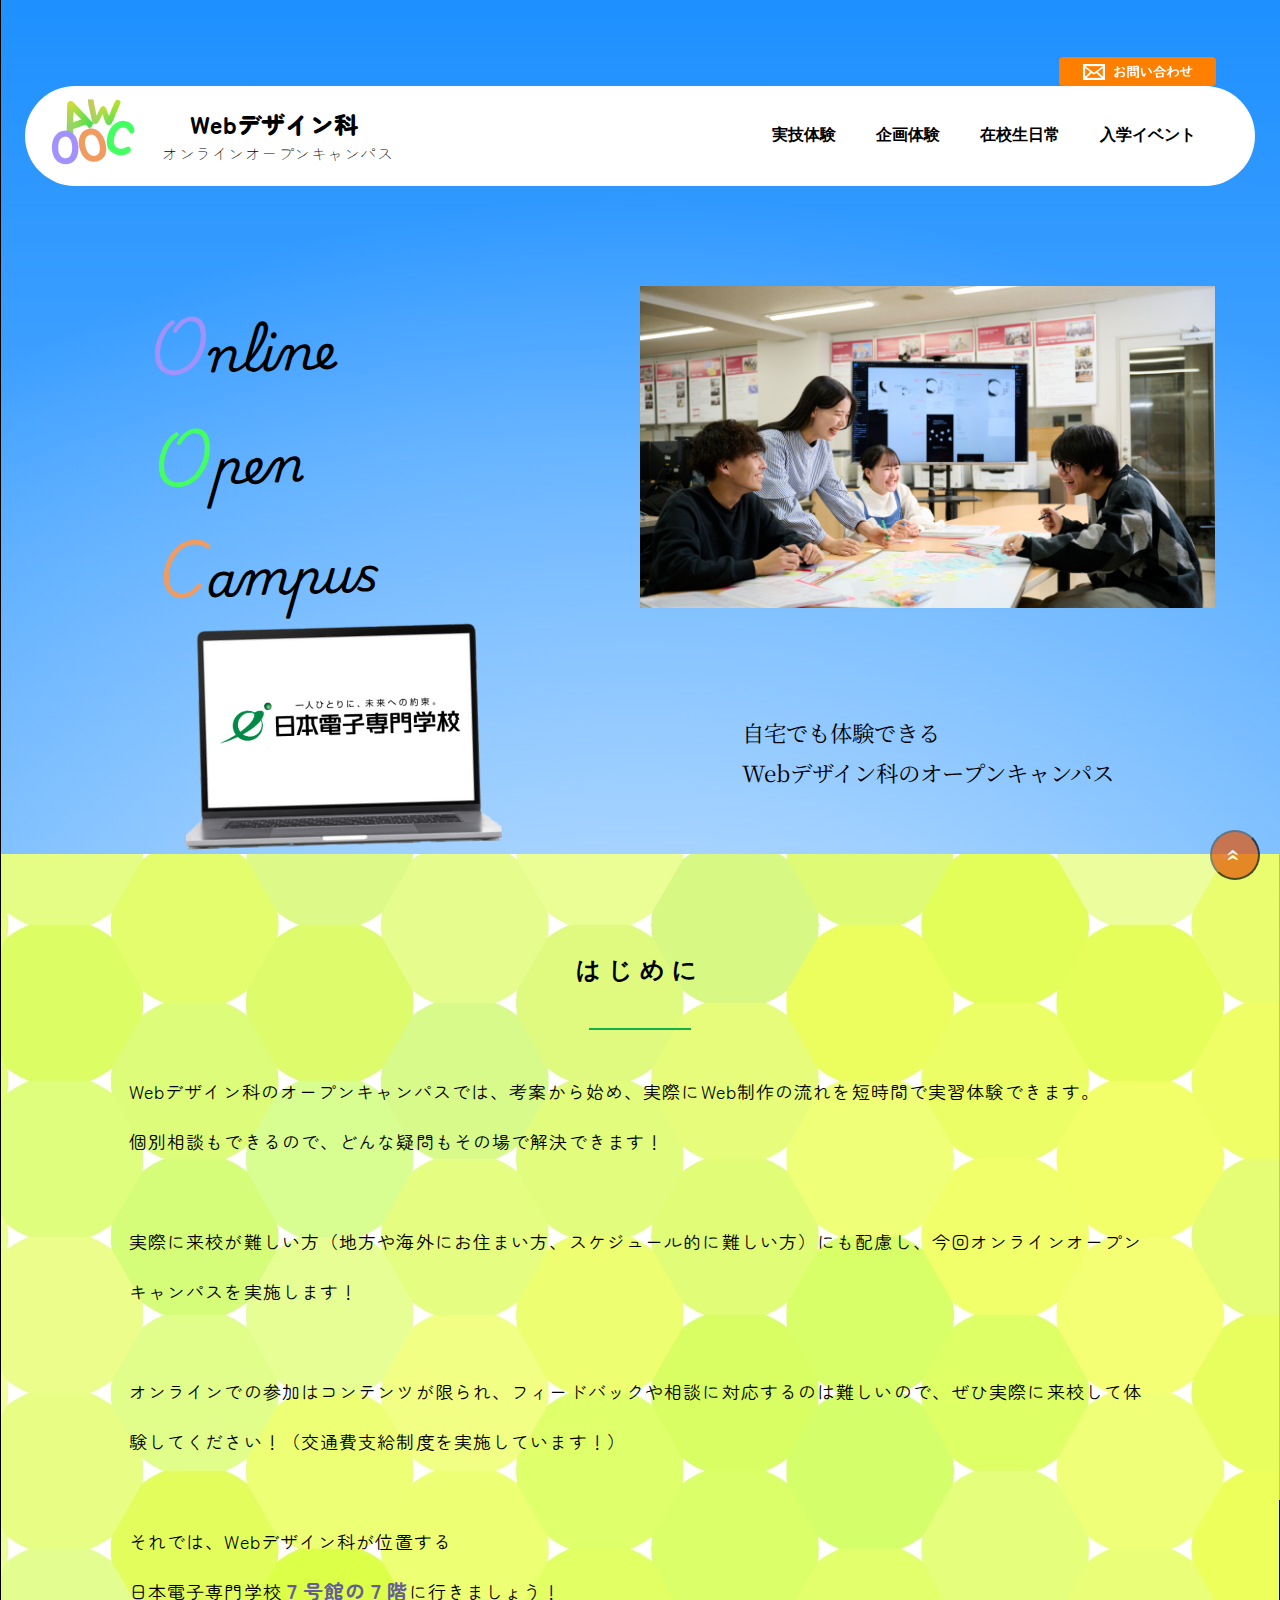
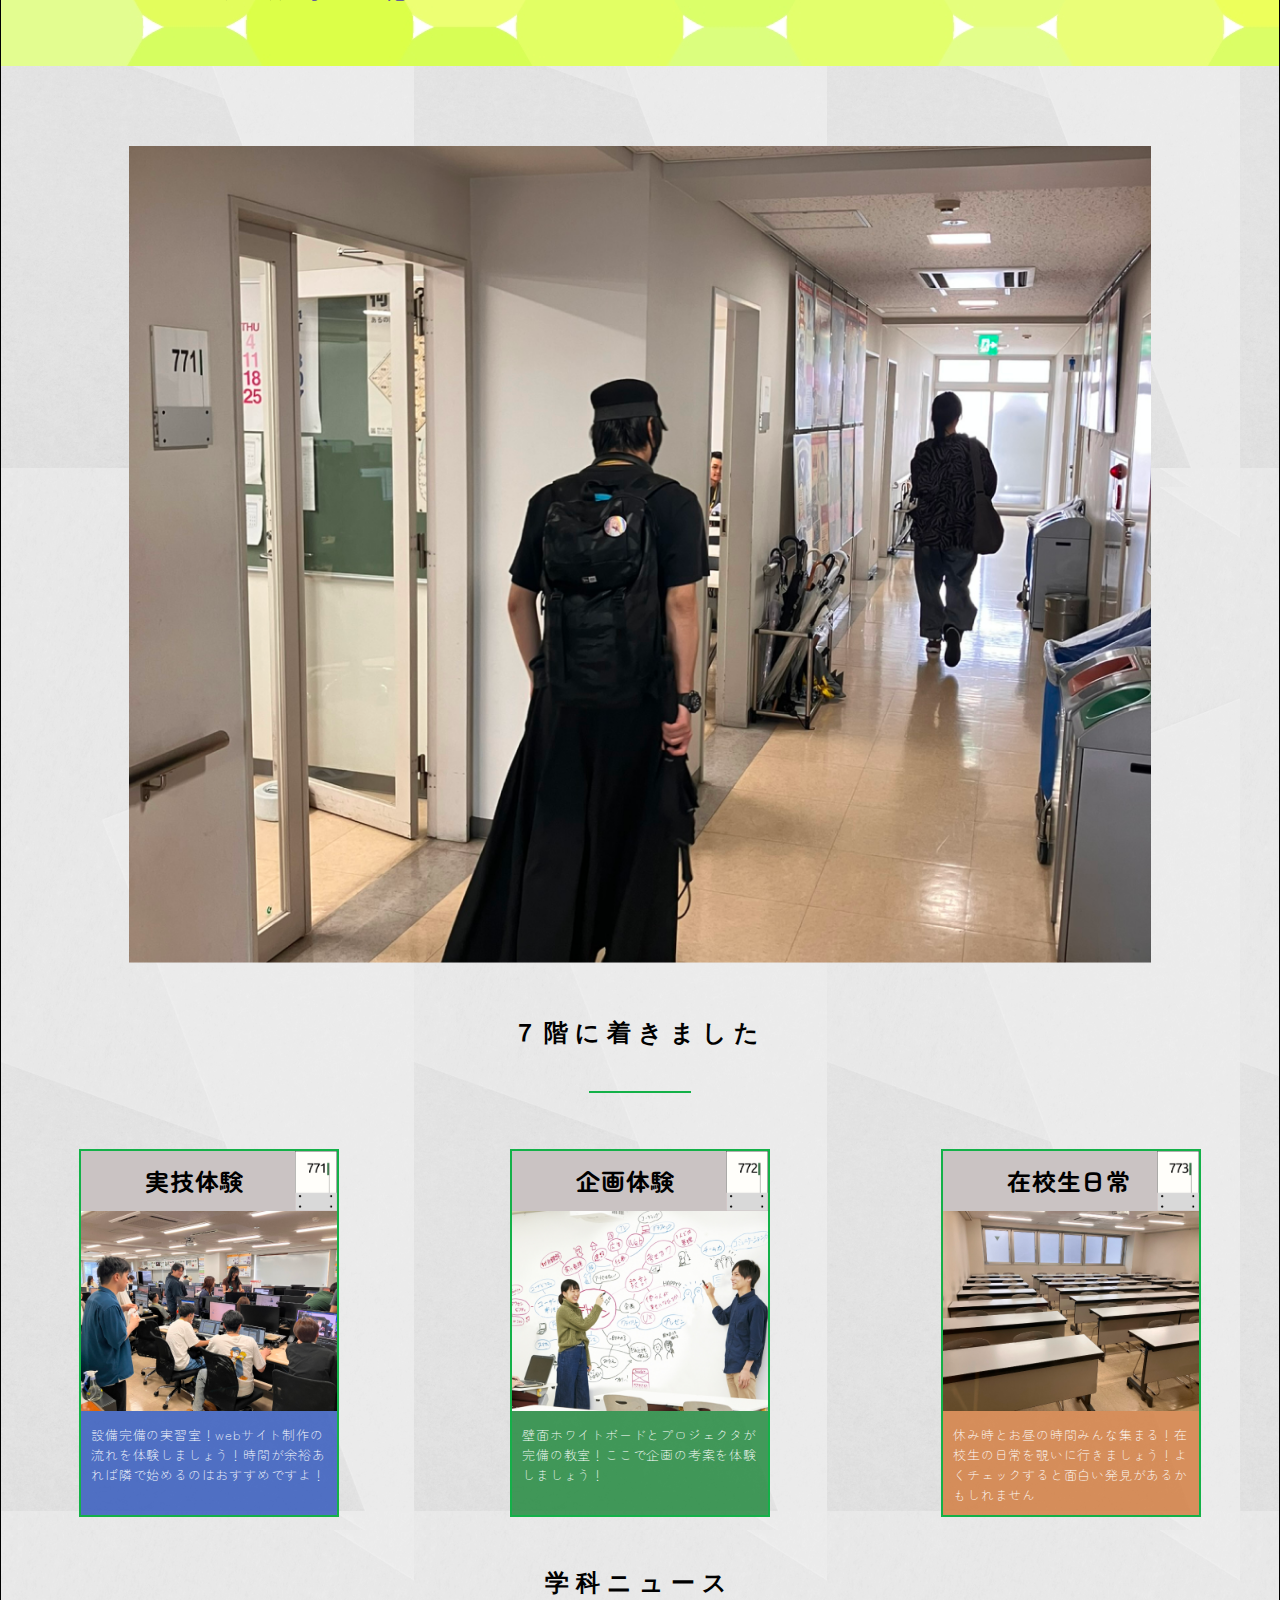
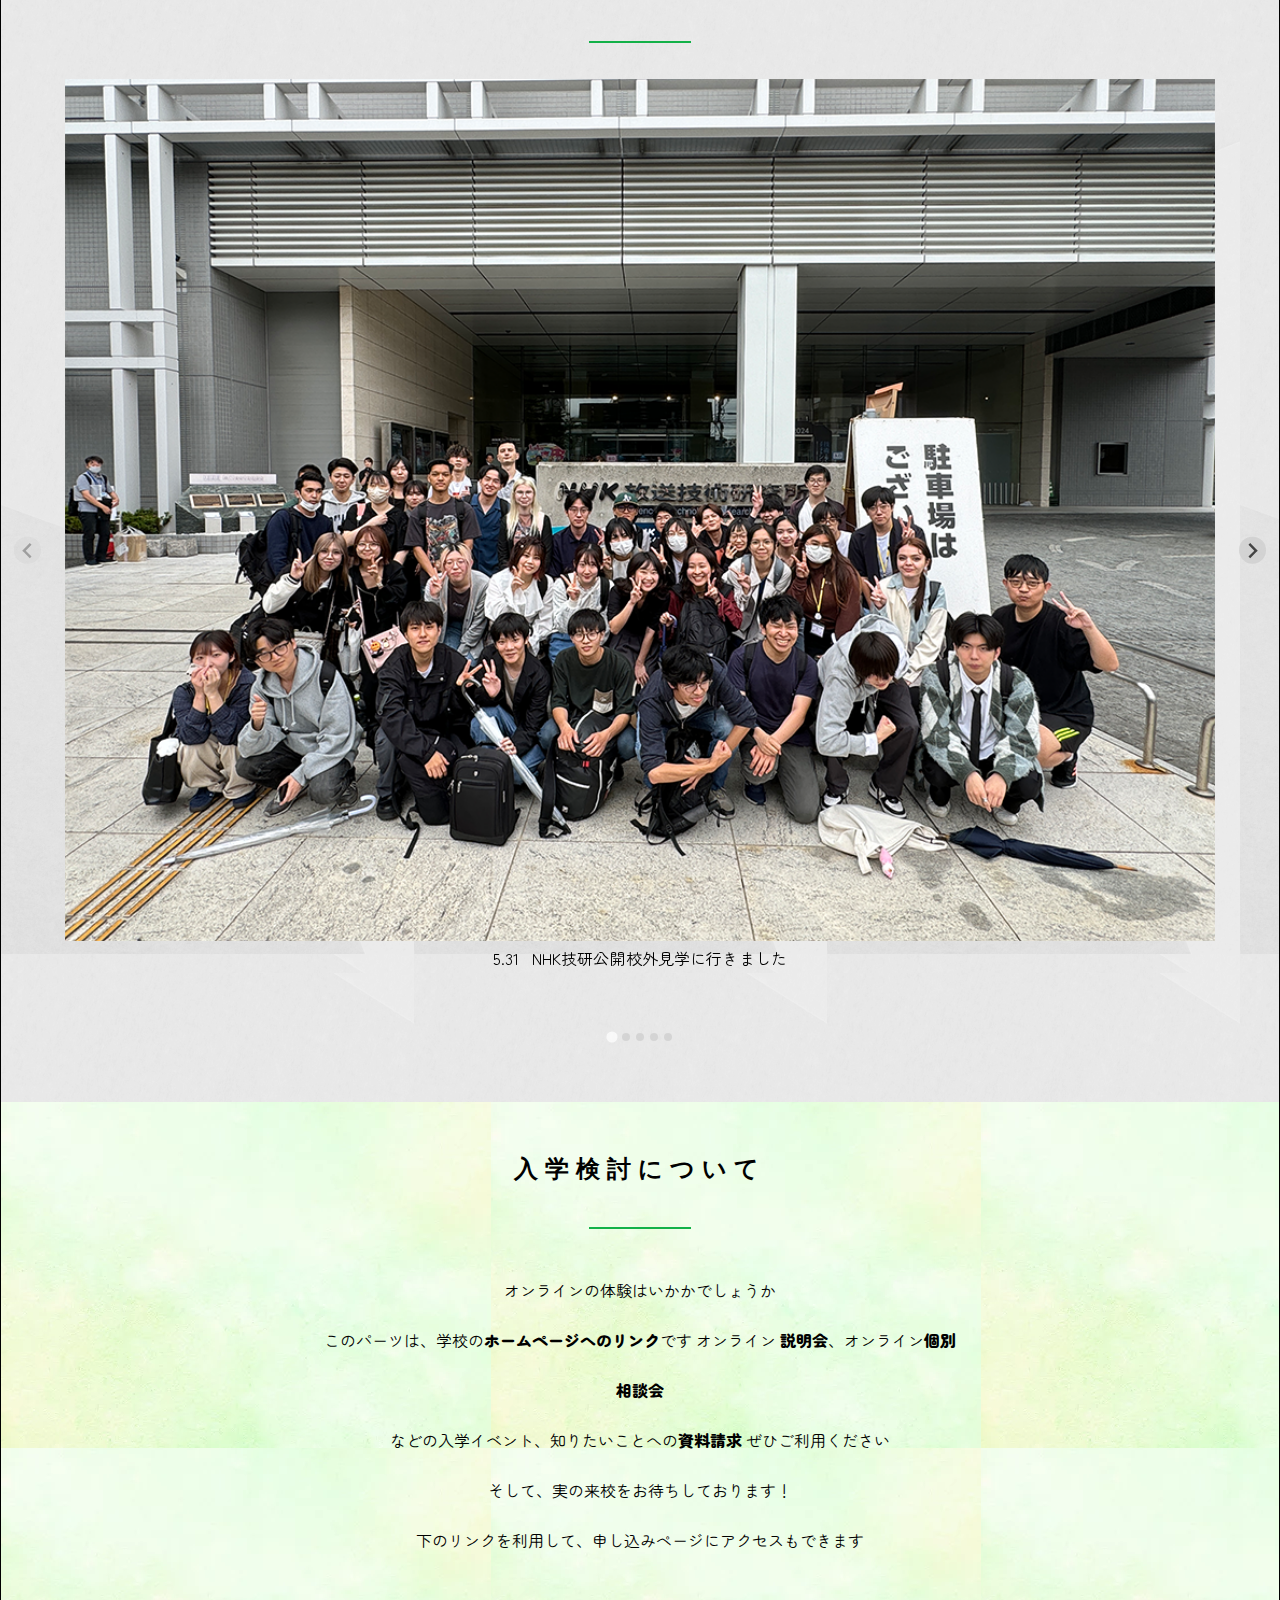
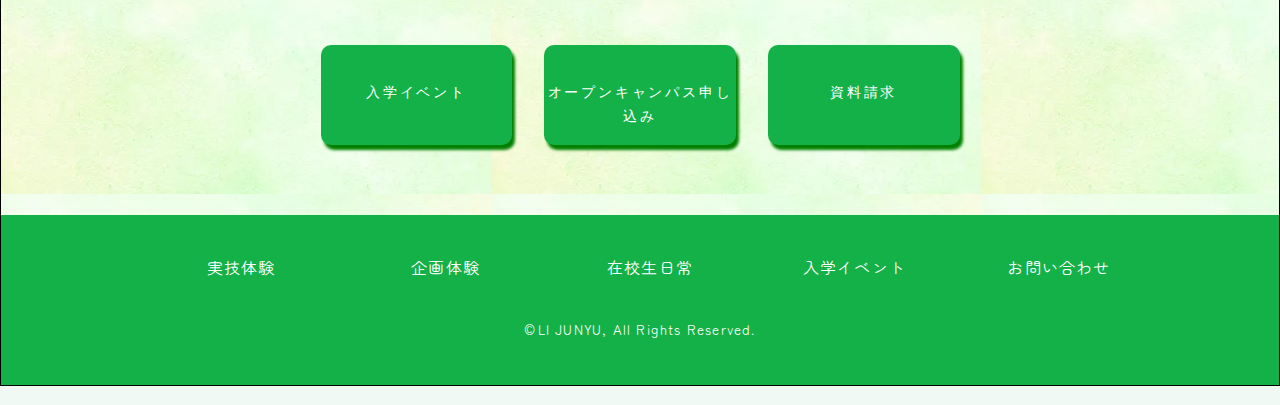
<file: index.html>
<!DOCTYPE html>
<html lang="ja">
  <head>
    <meta charset="UTF-8" />
    <meta name="viewport" content="width=device-width, initial-scale=1.0" />
    <link rel="stylesheet" href="css/style.css" />
    <link rel="stylesheet" href="css/splide.min.css" />
    <script src="js/homepage.js" defer></script>
    <script src="js/common.js" defer></script>
    <script src="js/splide.min.js" defer></script>
    <title>オンラインオープンキャンパス｜日本電子専門学校Webデザイン科</title>
  </head>
  <body>
    <div id="container">
      <header>
        <h1>
          <a href="#">
            <img class="logo" src="img/logo.png" alt="logo" /><span
              class="title"
              >Webデザイン科</span
            ><br />オンラインオープンキャンパス</a
          >
          <div class="phone-only all-menu">
            <p class="all-menu-linea"></p>
            <p class="all-menu-lineb"></p>
          </div>
        </h1>
        <!-- navpc -->
        <nav class="pc-only all-nav">
          <a href="contact/index.html"
            ><img
              class="pc-only all-contact"
              src="img/toiawase.png"
              alt="toiawase"
          /></a>
          <ul>
            <li><a href="771/index.html">実技体験</a></li>
            <li><a href="772/index.html">企画体験</a></li>
            <li><a href="773/index.html">在校生日常</a></li>
            <li><a href="#hp-admission">入学イベント</a></li>
          </ul>
        </nav>
        <!-- navpc -->
        <!-- navphone -->
        <nav class="phone-only all-navp">
          <h4>オンラインオープンキャンパス</h4>
          <ul>
            <li><a href="771/index.html">実技体験</a></li>
            <li><a href="772/index.html">企画体験</a></li>
            <li><a href="773/index.html">在校生日常</a></li>
          </ul>
          <h4>入学検討について</h4>
          <ul>
            <li><a href="https://www.jec.ac.jp/event">入学イベント</a></li>
            <li>
              <a href="https://www.jec.ac.jp/event/oc/"
                >オープンキャンパス申し込み</a
              >
            </li>
            <li><a href="https://www.jec.ac.jp/request/">資料請求</a></li>
          </ul>
          <h4><a href="contact/index.html">お問い合わせ</a></h4>
        </nav>
        <!-- navphone -->
      </header>
      <main class="container hp-container">
        <section class="hp-firstview">
          <h2 class="hp-title">
            <span>O</span>nline<br /><span>O</span>pen<br /><span>C</span>ampus
          </h2>
          <figure class="pc-only hp-keyvisual">
            <img src="img/Rectangle46hp-pc-key.png" alt="keyvisual" />
          </figure>
          <div class="phone-only hpp-keyvisual">
            <img
              class="hpp-keyvisual-img"
              src="img/phone2.png"
              alt="keyphone"
            />
            <img
              class="hpp-keyvisual-imgg"
              src="img/hp-pc.png"
              alt="phoneimage"
            />
          </div>
          <figure class="pc-only hp-laptop">
            <img src="img/hp-pc.png" alt="keypc" />
          </figure>
          <p class="hp-phrase">
            自宅でも体験できる<br />Webデザイン科のオープンキャンパス
          </p>
        </section>
        <section class="hp-article">
          <figure class="phone-only hp-keyvisual">
            <img src="img/Rectangle46hp-pc-key.png" alt="keyvisual" />
          </figure>
          <h3>はじめに</h3>
          <p>
            Webデザイン科のオープンキャンパスでは、考案から始め、実際にWeb制作の流れを短時間で実習体験できます。
            <br />個別相談もできるので、どんな疑問もその場で解決できます！
            <br /><br />
            実際に来校が難しい方（地方や海外にお住まい方、スケジュール的に難しい方）にも配慮し、今回オンラインオープンキャンパスを実施します！
            <br /><br />
            オンラインでの参加はコンテンツが限られ、フィードバックや相談に対応するのは難しいので、ぜひ実際に来校して体験してください！（交通費支給制度を実施しています！）
            <br /><br />それでは、Webデザイン科が位置する
            <br />日本電子専門学校<span class="hp-go">７号館の７階</span
            >に行きましょう！
          </p>
        </section>
        <section class="hp-seventh">
          <figure>
            <img src="img/Rectangle47hp-rouka.png" alt="hallway" />
          </figure>
          <h3>７階に着きました</h3>

          <ul>
            <li class="hp-seventh-text text771">
              <a href="771/index.html"
                ><p class="pc-only hp-seventh-title">実技体験</p>
                <img
                  class="hp-seventh-img"
                  src="img/Rectangle68771.png"
                  alt="771"
                />
                <img class="hp-seventh-room" src="img/771.png" alt="771" />
                <p>
                  設備完備の実習室！webサイト制作の流れを体験しましょう！時間が余裕あれば隣で始めるのはおすすめですよ！
                </p>
              </a>
            </li>
            <li class="hp-seventh-text text772">
              <a href="772/index.html">
                <p class="pc-only hp-seventh-title">企画体験</p>
                <img
                  class="hp-seventh-img"
                  src="img/Rectangle69hp-772.png"
                  alt="772"
                />
                <img class="hp-seventh-room" src="img/772.png" alt="772" />
                <p>
                  壁面ホワイトボードとプロジェクタが完備の教室！ここで企画の考案を体験しましょう！
                </p>
              </a>
            </li>
            <li class="hp-seventh-text text773">
              <a href="773/index.html">
                <p class="pc-only hp-seventh-title">在校生日常</p>
                <img
                  class="hp-seventh-img"
                  src="img/Rectangle70hp-773.png"
                  alt="773"
                />
                <img class="hp-seventh-room" src="img/773.png" alt="773" />
                <p>
                  休み時とお昼の時間みんな集まる！在校生の日常を覗いに行きましょう！よくチェックすると面白い発見があるかもしれません
                </p>
              </a>
            </li>
          </ul>
        </section>
        <section id="hp-news">
          <h3>学科ニュース</h3>
          <div class="splide" role="group" aria-label="Splideの基本的なHTML">
            <div class="splide__track">
              <ul class="splide__list">
                <li class="splide__slide">
                  <figure>
                    <img src="img/news1pc.png" alt="news" />
                    <figcaption>
                      5.31<span class="hp-news-time"></span
                      >NHK技研公開校外見学に行きました
                    </figcaption>
                  </figure>
                </li>
                <li class="splide__slide">
                  <figure>
                    <img src="img/news2pc.png" alt="news" />
                    <figcaption>
                      6.7<span class="hp-news-time"></span
                      >先輩７名と一緒！留学生交流会
                    </figcaption>
                  </figure>
                </li>
                <li class="splide__slide">
                  <figure>
                    <img src="img/news3pc.png" alt="news" />
                    <figcaption>
                      6.17<span class="hp-news-time"></span
                      >新座総合技術高校Webセミナー
                    </figcaption>
                  </figure>
                </li>
                <li class="splide__slide">
                  <figure>
                    <img src="img/news4pc.png" alt="news" />
                    <figcaption>
                      6.21<span class="hp-news-time"></span
                      >心を鍛える、一年生二年生プレゼン交換会
                    </figcaption>
                  </figure>
                </li>
                <li class="splide__slide">
                  <figure>
                    <img src="img/news5pc.png" alt="news" />
                    <figcaption>
                      7.5<span class="hp-news-time"></span
                      >特別授業コンテンツ東京2024
                    </figcaption>
                  </figure>
                </li>
              </ul>
            </div>
          </div>
        </section>

        <section id="hp-admission">
          <h3>入学検討について</h3>
          <p>
            オンラインの体験はいかかでしょうか<br />このパーツは、学校の<span
              class="span-stress"
              >ホームページへのリンク</span
            >です<br class="phone-only" />
            オンライン <span class="span-stress">説明会</span>、オンライン<span
              class="span-stress"
              >個別相談会</span
            >
            <br />などの入学イベント、知りたいことへの<span class="span-stress"
              >資料請求</span
            >
            <br class="phone-only" />ぜひご利用ください
            <br />そして、実の来校をお待ちしております！
            <br />下のリンクを利用して、申し込みページにアクセスもできます
          </p>
          <ul>
            <li><a href="https://www.jec.ac.jp/event">入学イベント</a></li>
            <li>
              <a href="https://www.jec.ac.jp/event/oc/"
                >オープンキャンパス申し込み</a
              >
            </li>
            <li><a href="https://www.jec.ac.jp/request/">資料請求</a></li>
          </ul>
        </section>
      </main>
      <footer>
        <section class="phone-only">
          <h4><a href="../index.html">オンラインオープンキャンパス</a></h4>
          <ul class="all-footer-list">
            <li><a href="771/index.html">実技体験</a></li>
            <li><a href="772/index.html">企画体験</a></li>
            <li><a href="773/index.html">在校生日常</a></li>
          </ul>
          <h4>入学検討について</h4>
          <ul class="all-footer-list">
            <li><a href="https://www.jec.ac.jp/event">入学イベント</a></li>
            <li>
              <a href="https://www.jec.ac.jp/event/oc/"
                >オープンキャンパス申し込み</a
              >
            </li>
            <li><a href="https://www.jec.ac.jp/request/">資料請求</a></li>
          </ul>
          <h4><a href="contact/index.html">お問い合わせ</a></h4>
        </section>
        <section class="pc-only">
          <ul class="pc-footer-list">
            <li><a href="771/index.html">実技体験</a></li>
            <li><a href="772/index.html">企画体験</a></li>
            <li><a href="773/index.html">在校生日常</a></li>
            <li><a href="#hp-admission">入学イベント</a></li>
            <li><a href="contact/index.html">お問い合わせ</a></li>
          </ul>
        </section>
        <small>&copy;LI JUNYU, All Rights Reserved.</small>
      </footer>
      <button class="backtotop"></button>
      <div class="background"></div>
    </div>
  </body>
</html>
</file>
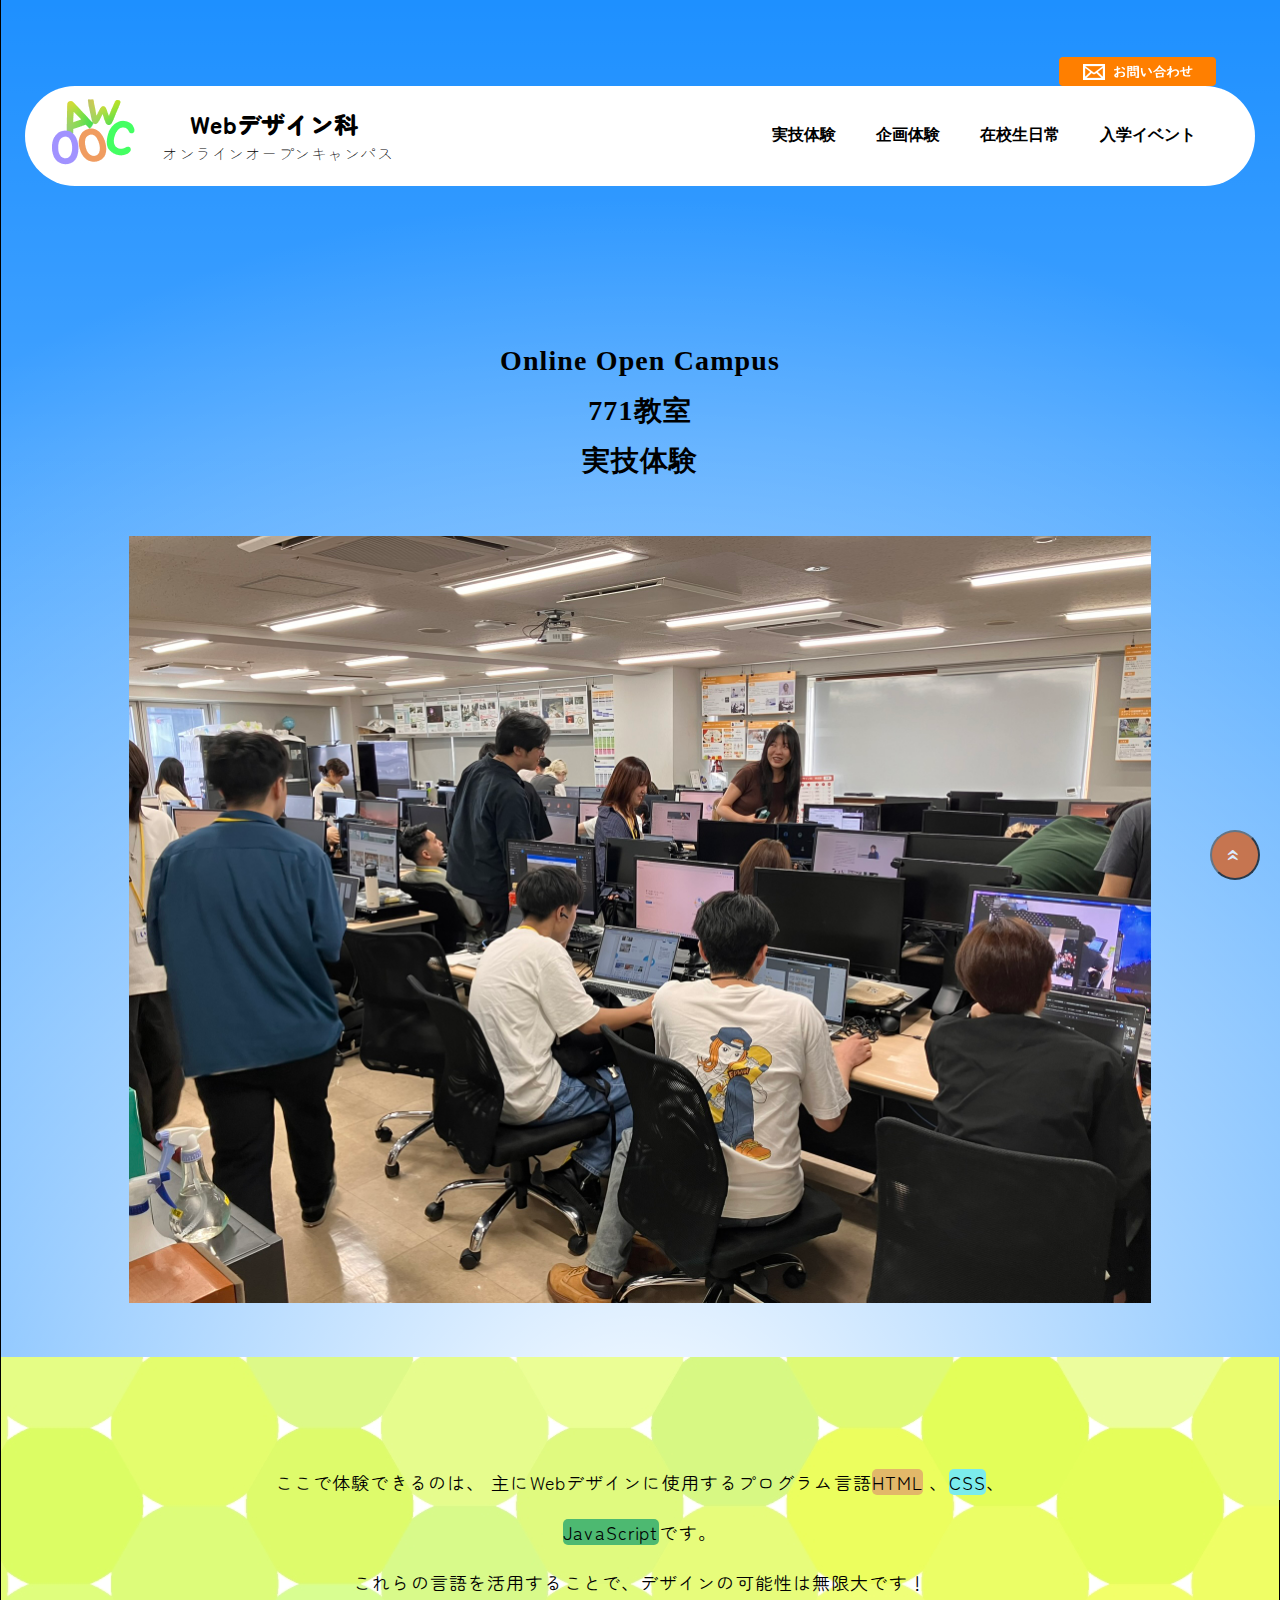
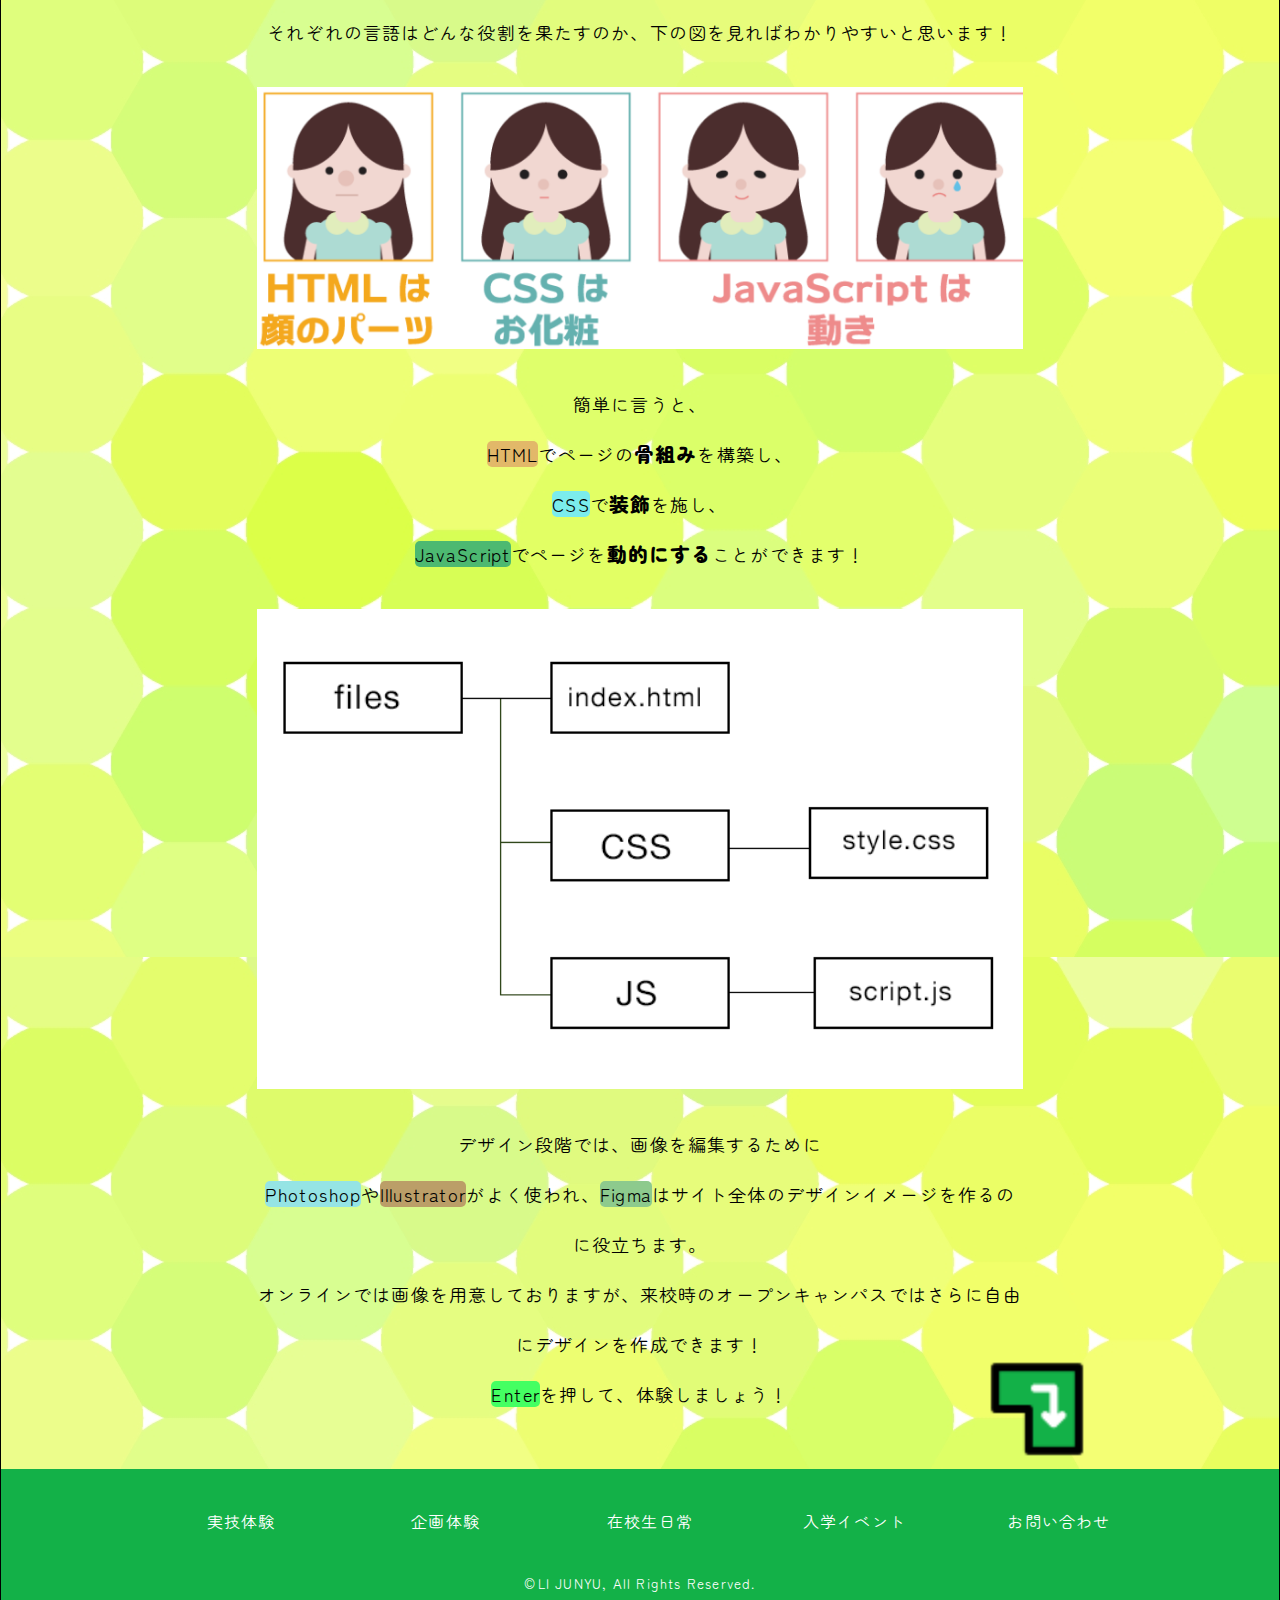
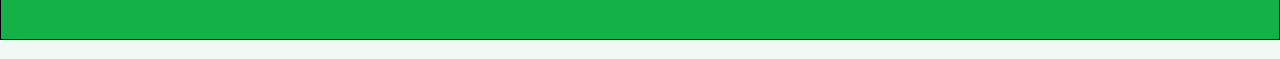
<file: 771/index.html>
<!DOCTYPE html>
<html lang="ja">
  <head>
    <meta charset="UTF-8" />
    <meta name="viewport" content="width=device-width, initial-scale=1.0" />
    <link rel="stylesheet" href="../css/style.css" />
    <script src="../js/common.js" defer></script>
    <title>
      771教室　実技体験｜オンラインオープンキャンパス｜日本電子専門学校Webデザイン科
    </title>
  </head>
  <body>
    <div id="container">
      <header>
        <h1>
          <a href="../index.html">
            <img class="logo" src="../img/logo.png" alt="logo" /><span
              class="title"
              >Webデザイン科</span
            ><br />オンラインオープンキャンパス
          </a>
          <div class="phone-only all-menu">
            <p class="all-menu-linea"></p>
            <p class="all-menu-lineb"></p>
          </div>
        </h1>
        <!-- navpc -->
        <nav class="pc-only all-nav">
          <a href="contact/index.html"
            ><img
              class="pc-only all-contact"
              src="../img/toiawase.png"
              alt="toiawase"
          /></a>
          <ul>
            <li><a href="../771/index.html">実技体験</a></li>
            <li><a href="../772/index.html">企画体験</a></li>
            <li><a href="../773/index.html">在校生日常</a></li>
            <li><a href="../index.html">入学イベント</a></li>
          </ul>
        </nav>
        <!-- navpc -->
        <!-- navphone -->
        <nav class="phone-only all-navp">
          <h4><a href="../index.html">オンラインオープンキャンパス</a></h4>
          <ul>
            <li class="all-nav-now"><a href="#">実技体験</a></li>
            <li><a href="../772/index.html">企画体験</a></li>
            <li><a href="../773/index.html">在校生日常</a></li>
          </ul>
          <h4>入学検討について</h4>
          <ul>
            <li><a href="https://www.jec.ac.jp/event">入学イベント</a></li>
            <li>
              <a href="https://www.jec.ac.jp/event/oc/"
                >オープンキャンパス申し込み</a
              >
            </li>
            <li><a href="https://www.jec.ac.jp/request/">資料請求</a></li>
          </ul>
          <h4><a href="../contact/index.html">お問い合わせ</a></h4>
        </nav>
        <!-- navphone -->
      </header>
      <main class="code-container">
        <h2 class="all-room-title">
          Online Open Campus <br />771教室 <br />実技体験
        </h2>
        <figure class="sub-keyvisual phone-only">
          <img src="../img/771pagemain.png" alt="771" />
        </figure>
        <figure class="sub-keyvisual pc-only">
          <img src="../img/771pc.JPEG" alt="771" />
        </figure>
        <article>
          <p>
            ここで体験できるのは、 主にWebデザインに使用するプログラム言語<span
              id="span-html"
              >HTML</span
            >
            、<span id="span-css">CSS</span>、<span id="span-js"
              >JavaScript</span
            >です。
            <br />これらの言語を活用することで、デザインの可能性は無限大です！<br />
            それぞれの言語はどんな役割を果たすのか、下の図を見ればわかりやすいと思います！

            <img src="../img/htmlcssjs2.png" alt="仕組み" class="phone-only" />
            <img src="../img/htmlcssjs1.png" alt="仕組み" class="phone-only" />
            <img src="../img/htmlcssjspc.png" alt="仕組み" class="pc-only" />

            簡単に言うと、<br /><span id="span-html">HTML</span>でページの<span
              id="span-text"
              >骨組み</span
            >を構築し、<br /><span id="span-css">CSS</span>で<span
              id="span-text"
              >装飾</span
            >を施し、<br /><span id="span-js">JavaScript</span>でページを<span
              id="span-text"
              >動的にする</span
            >ことができます！

            <img src="../img/shikumi.png" alt="" />

            デザイン段階では、画像を編集するために <br /><span id="span-ps"
              >Photoshop</span
            >や<span id="span-ill">Illustrator</span>がよく使われ、<span
              id="span-figma"
              >Figma</span
            >はサイト全体のデザインイメージを作るのに役立ちます。
            <br />オンラインでは画像を用意しておりますが、来校時のオープンキャンパスではさらに自由にデザインを作成できます！
            <br />
            <span id="span-enter">Enter</span>を押して、体験しましょう！
          </p>
          <a href="771-classroom/index.html"
            ><img
              class="enter"
              src="../img/icon-park_enter-key771button.png"
              alt="771button"
          /></a>
        </article>
      </main>
      <footer>
        <section class="phone-only">
          <h4><a href="../index.html">オンラインオープンキャンパス</a></h4>
          <ul class="all-footer-list">
            <li><a href="#">実技体験</a></li>
            <li><a href="../772/index.html">企画体験</a></li>
            <li><a href="../773/index.html">在校生日常</a></li>
          </ul>
          <h4>入学検討について</h4>
          <ul class="all-footer-list">
            <li><a href="https://www.jec.ac.jp/event">入学イベント</a></li>
            <li>
              <a href="https://www.jec.ac.jp/event/oc/"
                >オープンキャンパス申し込み</a
              >
            </li>
            <li><a href="https://www.jec.ac.jp/request/">資料請求</a></li>
          </ul>
          <h4><a href="../contact/index.html">お問い合わせ</a></h4>
        </section>

        <section class="pc-only">
          <ul class="pc-footer-list">
            <li><a href="#">実技体験</a></li>
            <li><a href="../772/index.html">企画体験</a></li>
            <li><a href="../773/index.html">在校生日常</a></li>
            <li><a href="../index.html">入学イベント</a></li>
            <li><a href="../contact/index.html">お問い合わせ</a></li>
          </ul>
        </section>
        <small>&copy;LI JUNYU, All Rights Reserved.</small>
      </footer>
      <button class="backtotop"></button>
      <div class="background"></div>
    </div>
  </body>
</html>
</file>
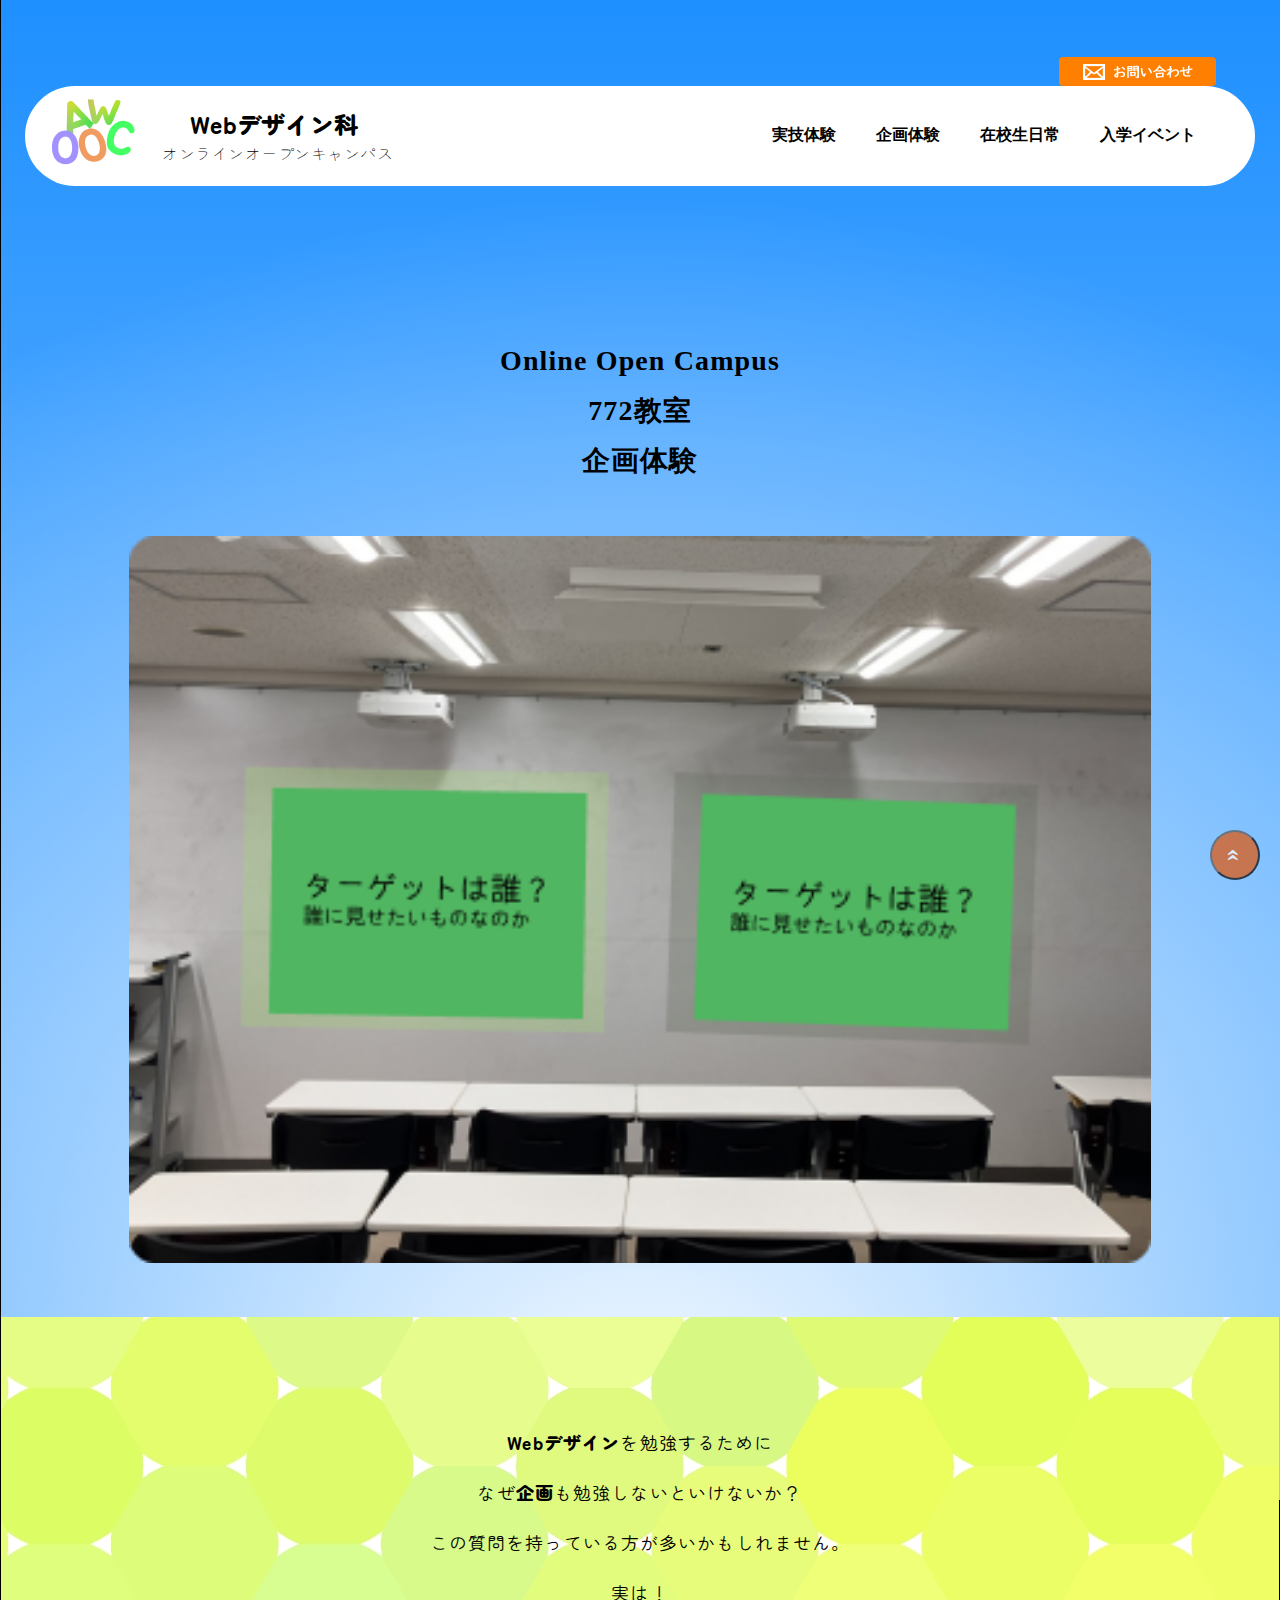
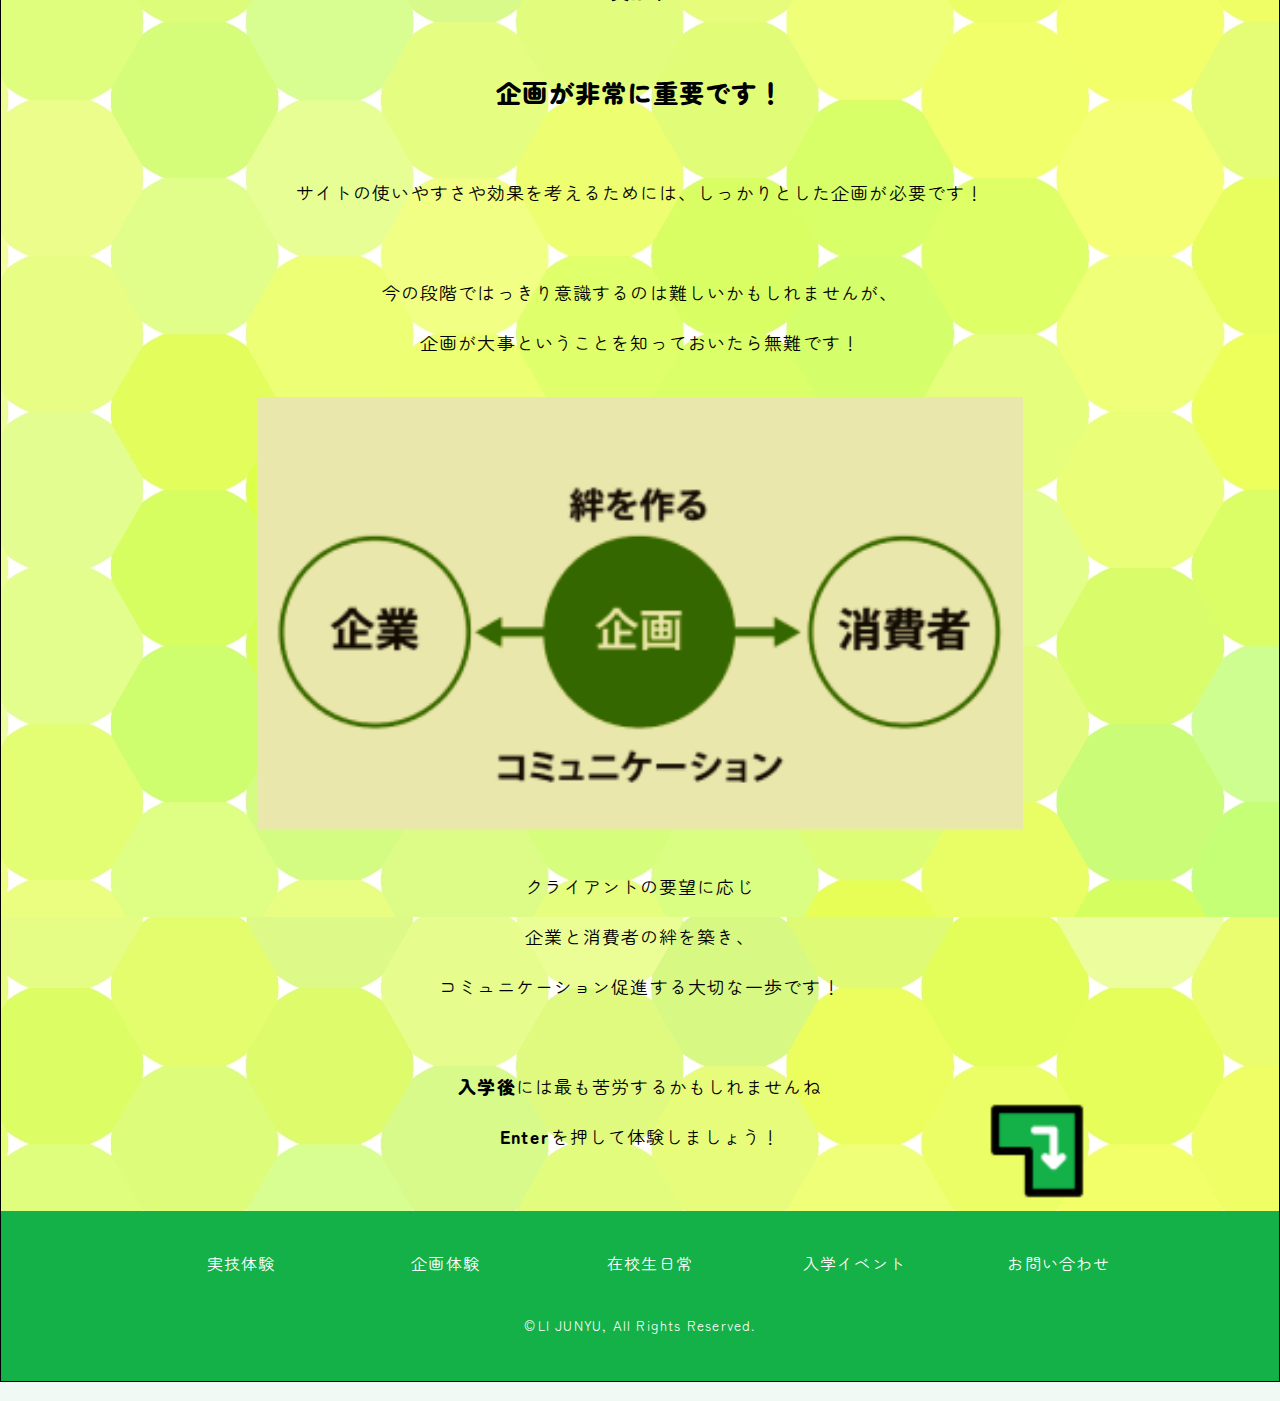
<file: 772/index.html>
<!DOCTYPE html>
<html lang="ja">
  <head>
    <meta charset="UTF-8" />
    <meta name="viewport" content="width=device-width, initial-scale=1.0" />
    <link rel="stylesheet" href="../css/style.css" />
    <script src="../js/common.js" defer></script>
    <title>
      772教室　企画体験｜オンラインオープンキャンパス｜日本電子専門学校Webデザイン科
    </title>
  </head>
  <body>
    <div id="container">
      <header>
        <h1>
          <a href="../index.html">
            <img class="logo" src="../img/logo.png" alt="logo" /><span
              class="title"
              >Webデザイン科</span
            ><br />オンラインオープンキャンパス</a
          >
          <div class="phone-only all-menu">
            <p class="all-menu-linea"></p>
            <p class="all-menu-lineb"></p>
          </div>
        </h1>
        <!-- navpc -->
        <nav class="pc-only all-nav">
          <a href="contact/index.html"
            ><img
              class="pc-only all-contact"
              src="../img/toiawase.png"
              alt="toiawase"
          /></a>
          <ul>
            <li><a href="../771/index.html">実技体験</a></li>
            <li><a href="../772/index.html">企画体験</a></li>
            <li><a href="../773/index.html">在校生日常</a></li>
            <li><a href="../index.html">入学イベント</a></li>
          </ul>
        </nav>
        <!-- navpc -->
        <!-- navphone -->
        <nav class="phone-only all-navp">
          <h4><a href="../index.html">オンラインオープンキャンパス</a></h4>
          <ul>
            <li><a href="../771/index.html">実技体験</a></li>
            <li class="all-nav-now"><a href="#">企画体験</a></li>
            <li><a href="../773/index.html">在校生日常</a></li>
          </ul>
          <h4>入学検討について</h4>
          <ul>
            <li><a href="https://www.jec.ac.jp/event">入学イベント</a></li>
            <li>
              <a href="https://www.jec.ac.jp/event/oc/"
                >オープンキャンパス申し込み</a
              >
            </li>
            <li><a href="https://www.jec.ac.jp/request/">資料請求</a></li>
          </ul>
          d
          <h4><a href="../contact/index.html">お問い合わせ</a></h4>
        </nav>
        <!-- navphone -->
      </header>
      <main class="code-container">
        <h2 class="all-room-title">
          Online Open Campus<br />772教室<br />
          企画体験
        </h2>
        <figure class="sub-keyvisual">
          <img src="../img/Frame64772key.png" alt="772keyvisual" />
        </figure>
        <article>
          <p>
            <span class="span-stress">Webデザイン</span>を勉強するために
            <br />なぜ<span class="span-stress">企画</span
            >も勉強しないといけないか？
            <br />
            この質問を持っている方が多いかもしれません。 <br />
            実は！ <br /><br /><span id="plan-important"
              >企画が非常に重要です！ </span
            ><br />
            サイトの使いやすさや効果を考えるためには、しっかりとした企画が必要です！
            <br /><br />
            今の段階ではっきり意識するのは難しいかもしれませんが、
            <br />企画が大事ということを知っておいたら無難です！

            <img src="../img/772articleimg.png" alt="772article" />

            クライアントの要望に応じ <br />
            企業と消費者の絆を築き、
            <br />コミュニケーション促進する大切な一歩です！ <br /><br />

            <span class="span-stress">入学後</span
            >には最も苦労するかもしれませんね <br />
            <span class="span-stress">Enter</span>を押して体験しましょう！
          </p>
          <a href="772-classroom/index.html"
            ><img
              class="enter"
              src="../img/icon-park_enter-key771button.png"
              alt="button"
          /></a>
        </article>
      </main>
      <footer>
        <section class="phone-only">
          <h4><a href="../index.html">オンラインオープンキャンパス</a></h4>
          <ul class="all-footer-list">
            <li><a href="../771/index.html">実技体験</a></li>
            <li><a href="#">企画体験</a></li>
            <li><a href="../773/index.html">在校生日常</a></li>
          </ul>
          <h4>入学検討について</h4>
          <ul class="all-footer-list">
            <li><a href="https://www.jec.ac.jp/event">入学イベント</a></li>
            <li>
              <a href="https://www.jec.ac.jp/event/oc/"
                >オープンキャンパス申し込み</a
              >
            </li>
            <li><a href="https://www.jec.ac.jp/request/">資料請求</a></li>
          </ul>
          <h4><a href="../contact/index.html">お問い合わせ</a></h4>
        </section>
        <section class="pc-only">
          <ul class="pc-footer-list">
            <li><a href="../771/index.html">実技体験</a></li>
            <li><a href="#">企画体験</a></li>
            <li><a href="../773/index.html">在校生日常</a></li>
            <li><a href="../index.html">入学イベント</a></li>
            <li><a href="../contact/index.html">お問い合わせ</a></li>
          </ul>
        </section>
        <small>&copy;LI JUNYU, All Rights Reserved.</small>
      </footer>
      <button class="backtotop"></button>
      <div class="background"></div>
    </div>
  </body>
</html>
</file>
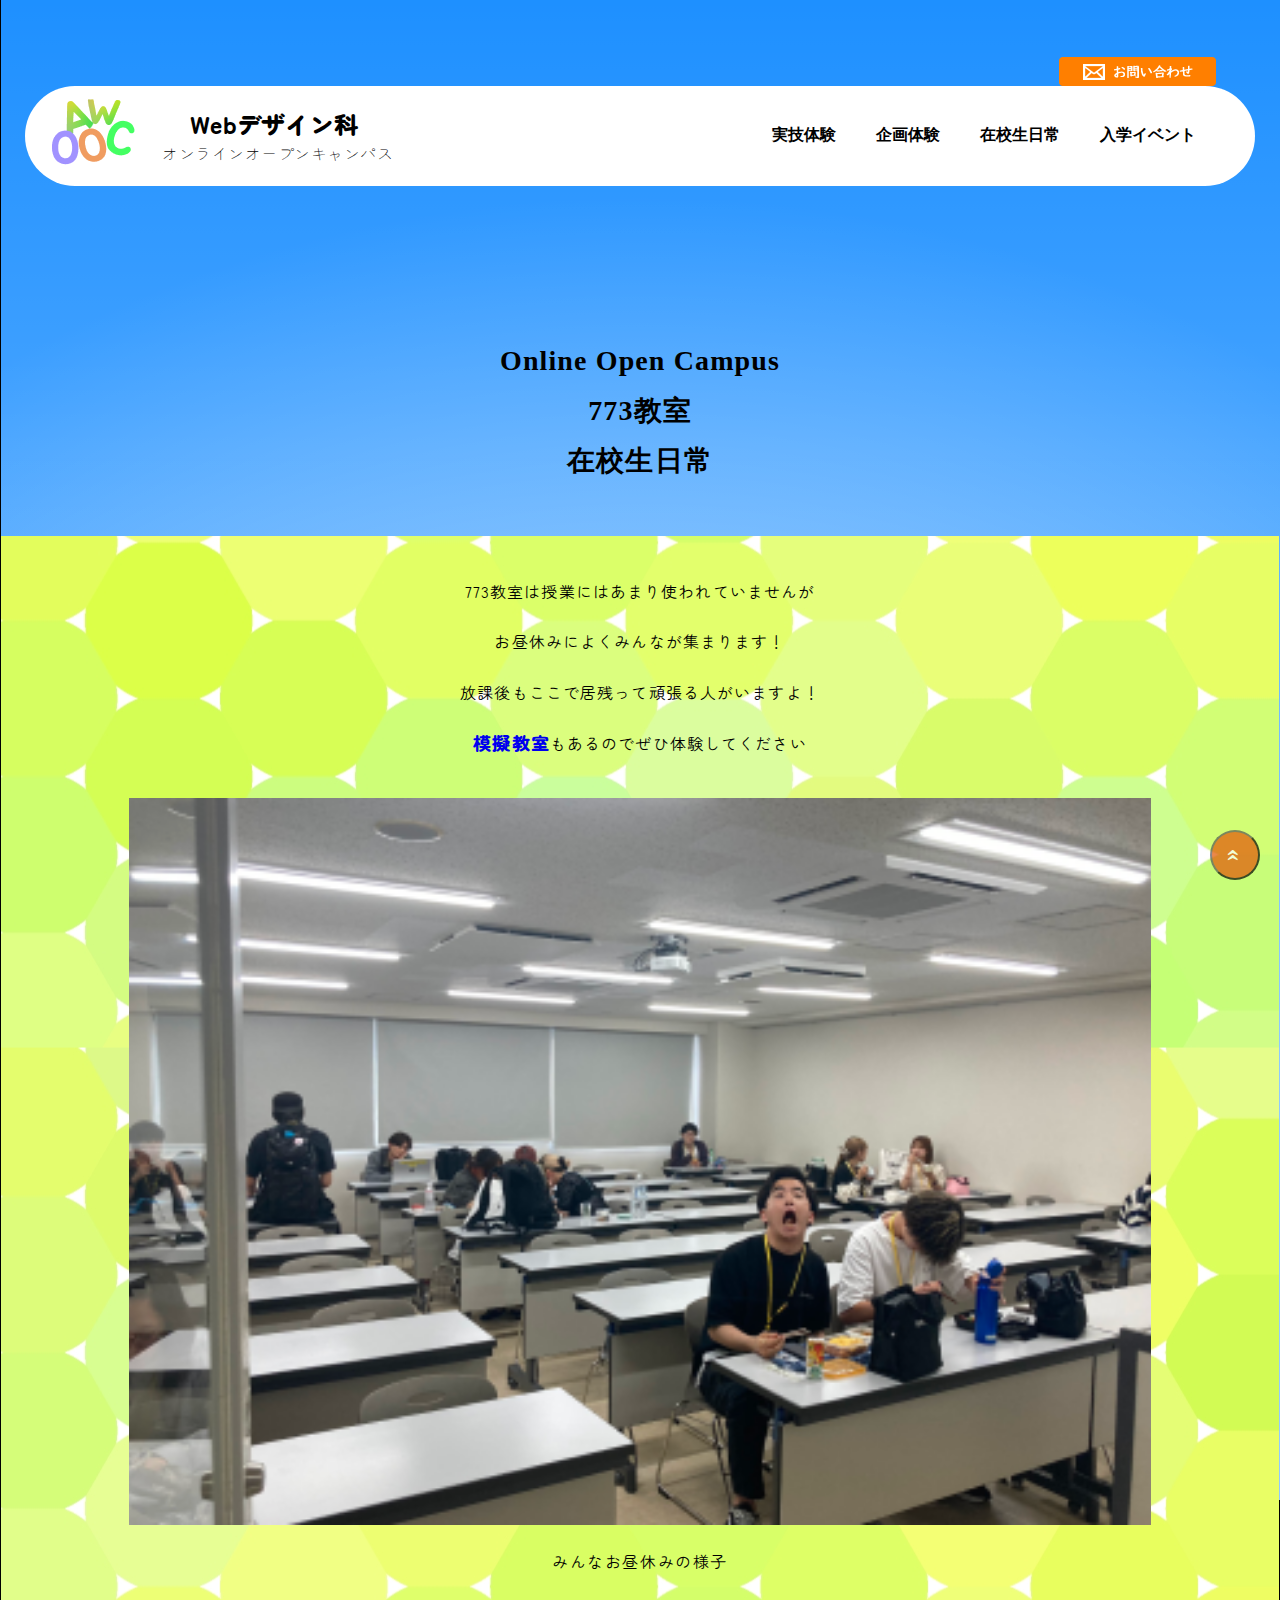
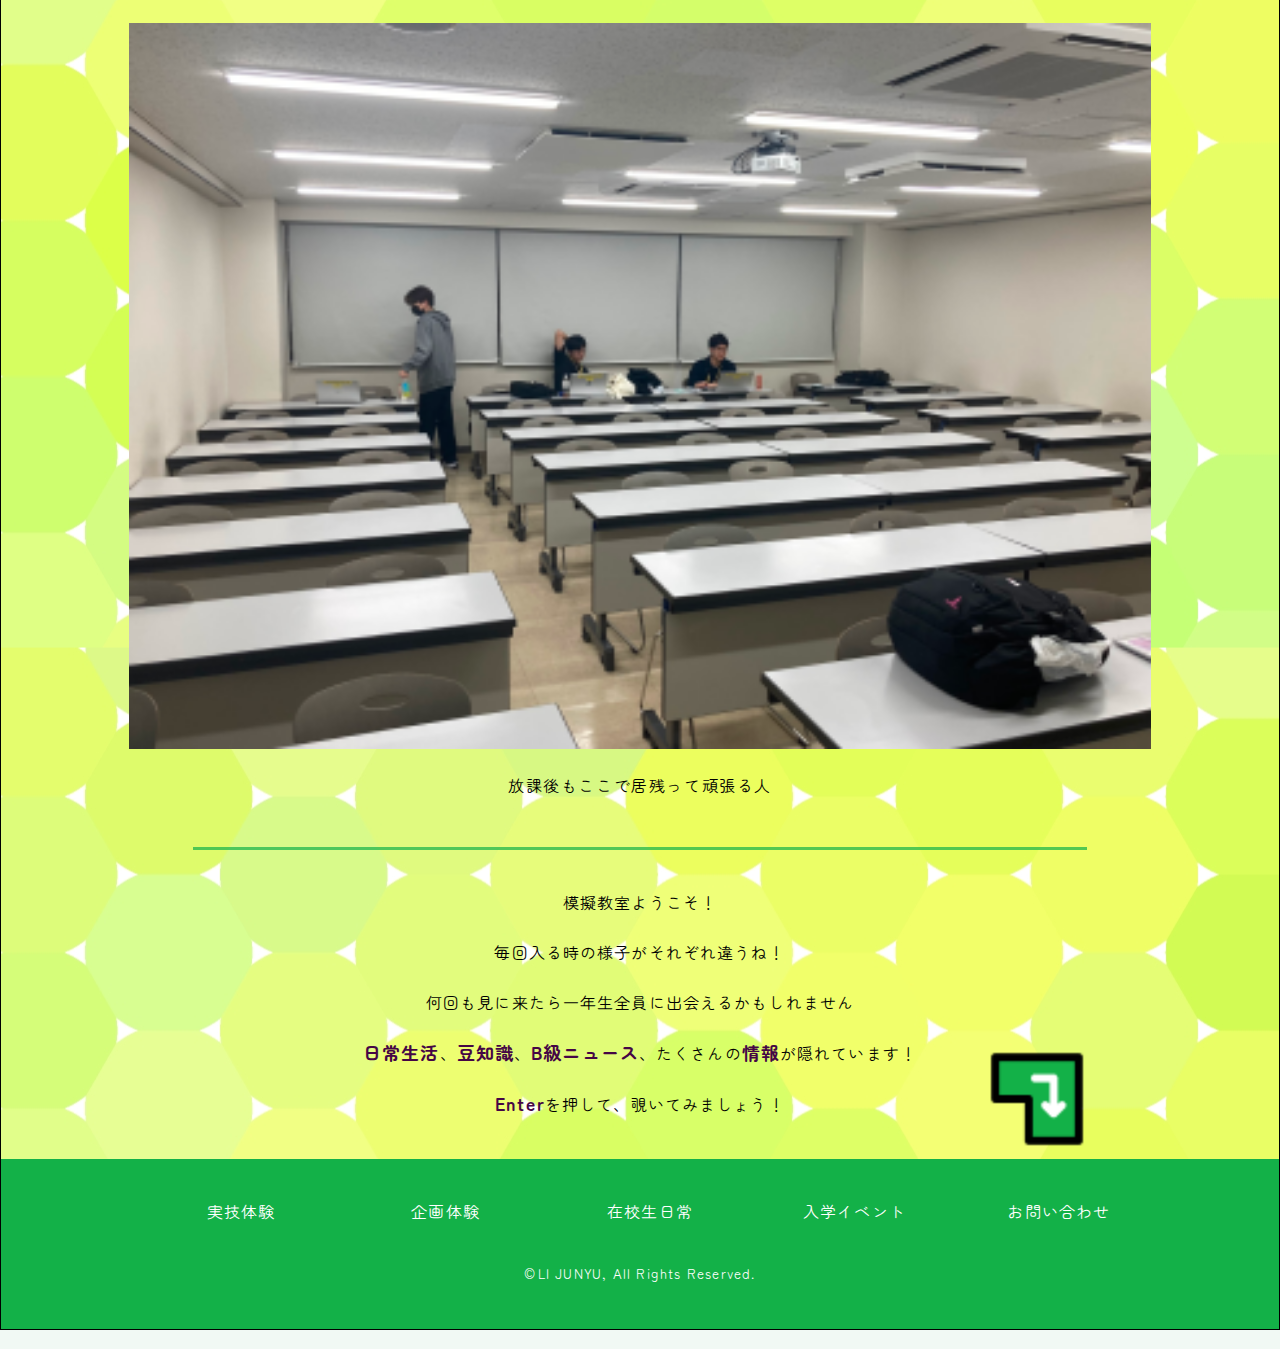
<file: 773/index.html>
<!DOCTYPE html>
<html lang="ja">
  <head>
    <meta charset="UTF-8" />
    <meta name="viewport" content="width=device-width, initial-scale=1.0" />
    <link rel="stylesheet" href="../css/style.css" />
    <script src="../js/common.js" defer></script>
    <title>
      773教室　在校生日常｜オンラインオープンキャンパス｜日本電子専門学校Webデザイン科
    </title>
  </head>
  <body>
    <div id="container">
      <header>
        <h1>
          <a href="../index.html">
            <img class="logo" src="../img/logo.png" alt="logo" /><span
              class="title"
              >Webデザイン科</span
            ><br />オンラインオープンキャンパス</a
          >
          <div class="phone-only all-menu">
            <p class="all-menu-linea"></p>
            <p class="all-menu-lineb"></p>
          </div>
        </h1>
        <!-- navpc -->
        <nav class="pc-only all-nav">
          <a href="contact/index.html"
            ><img
              class="pc-only all-contact"
              src="../img/toiawase.png"
              alt="toiawase"
          /></a>
          <ul>
            <li><a href="../771/index.html">実技体験</a></li>
            <li><a href="../772/index.html">企画体験</a></li>
            <li><a href="../773/index.html">在校生日常</a></li>
            <li><a href="../index.html">入学イベント</a></li>
          </ul>
        </nav>
        <!-- navpc -->
        <!-- navphone -->
        <nav class="phone-only all-navp">
          <h4><a href="../index.html">オンラインオープンキャンパス</a></h4>
          <ul>
            <li><a href="../771/index.html">実技体験</a></li>
            <li><a href="../772/index.html">企画体験</a></li>
            <li><a href="#">在校生日常</a></li>
          </ul>
          <h4>入学検討について</h4>
          <ul>
            <li><a href="https://www.jec.ac.jp/event">入学イベント</a></li>
            <li>
              <a href="https://www.jec.ac.jp/event/oc/"
                >オープンキャンパス申し込み</a
              >
            </li>
            <li><a href="https://www.jec.ac.jp/request/">資料請求</a></li>
          </ul>
          <h4><a href="../contact/index.html">お問い合わせ</a></h4>
        </nav>
        <!-- navphone -->
      </header>
      <main class="life-container">
        <h2 class="all-room-title">
          Online Open Campus<br />773教室<br />在校生日常
        </h2>
        <article>
          <p>
            773教室は授業にはあまり使われていませんが<br />
            お昼休みによくみんなが集まります！<br />
            放課後もここで居残って頑張る人がいますよ！
            <a href="#life-mock"><br />模擬教室</a
            >もあるのでぜひ体験してください
          </p>
          <figure class="sub-keyvisual">
            <img src="../img/773ohiru.png" alt="ohiru" />
            <figcaption>みんなお昼休みの様子</figcaption>
          </figure>
          <figure class="sub-keyvisual">
            <img src="../img/7773inokori.png" alt="inokori" />
            <figcaption>放課後もここで居残って頑張る人</figcaption>
          </figure>

          <p class="life-mock-text">
            模擬教室ようこそ！<br />
            毎回入る時の様子がそれぞれ違うね！
            <br />何回も見に来たら一年生全員に出会えるかもしれません<br />

            <span>日常生活</span
            >、<span>豆知識</span>、<span>B級ニュース</span>、たくさんの<span>情報</span>が隠れています！
            <br />
            <span class="span-stress">Enter</span>を押して、覗いてみましょう！
          </p>
          <a href="773-classroom/index.html"
            ><img
              class="enter"
              src="../img/icon-park_enter-key771button.png"
              alt="button"
          /></a>
        </article>
      </main>
      <footer>
        <section class="phone-only">
          <h4><a href="../index.html">オンラインオープンキャンパス</a></h4>
          <ul class="all-footer-list">
            <li><a href="../771/index.html">実技体験</a></li>
            <li><a href="../772/index.html">企画体験</a></li>
            <li><a href="#">在校生日常</a></li>
          </ul>
          <h4>入学検討について</h4>
          <ul class="all-footer-list">
            <li><a href="https://www.jec.ac.jp/event">入学イベント</a></li>
            <li>
              <a href="https://www.jec.ac.jp/event/oc/"
                >オープンキャンパス申し込み</a
              >
            </li>
            <li><a href="https://www.jec.ac.jp/request/">資料請求</a></li>
          </ul>
          <h4><a href="../contact/index.html">お問い合わせ</a></h4>
        </section>
        <section class="pc-only">
          <ul class="pc-footer-list">
            <li><a href="../771/index.html">実技体験</a></li>
            <li><a href="../772/index.html">企画体験</a></li>
            <li><a href="../773/index.html">在校生日常</a></li>
            <li><a href="../index.html">入学イベント</a></li>
            <li><a href="../contact/index.html">お問い合わせ</a></li>
          </ul>
        </section>
        <small>&copy;LI JUNYU, All Rights Reserved.</small>
      </footer>
      <button class="backtotop"></button>
      <div class="background"></div>
    </div>
  </body>
</html>
</file>
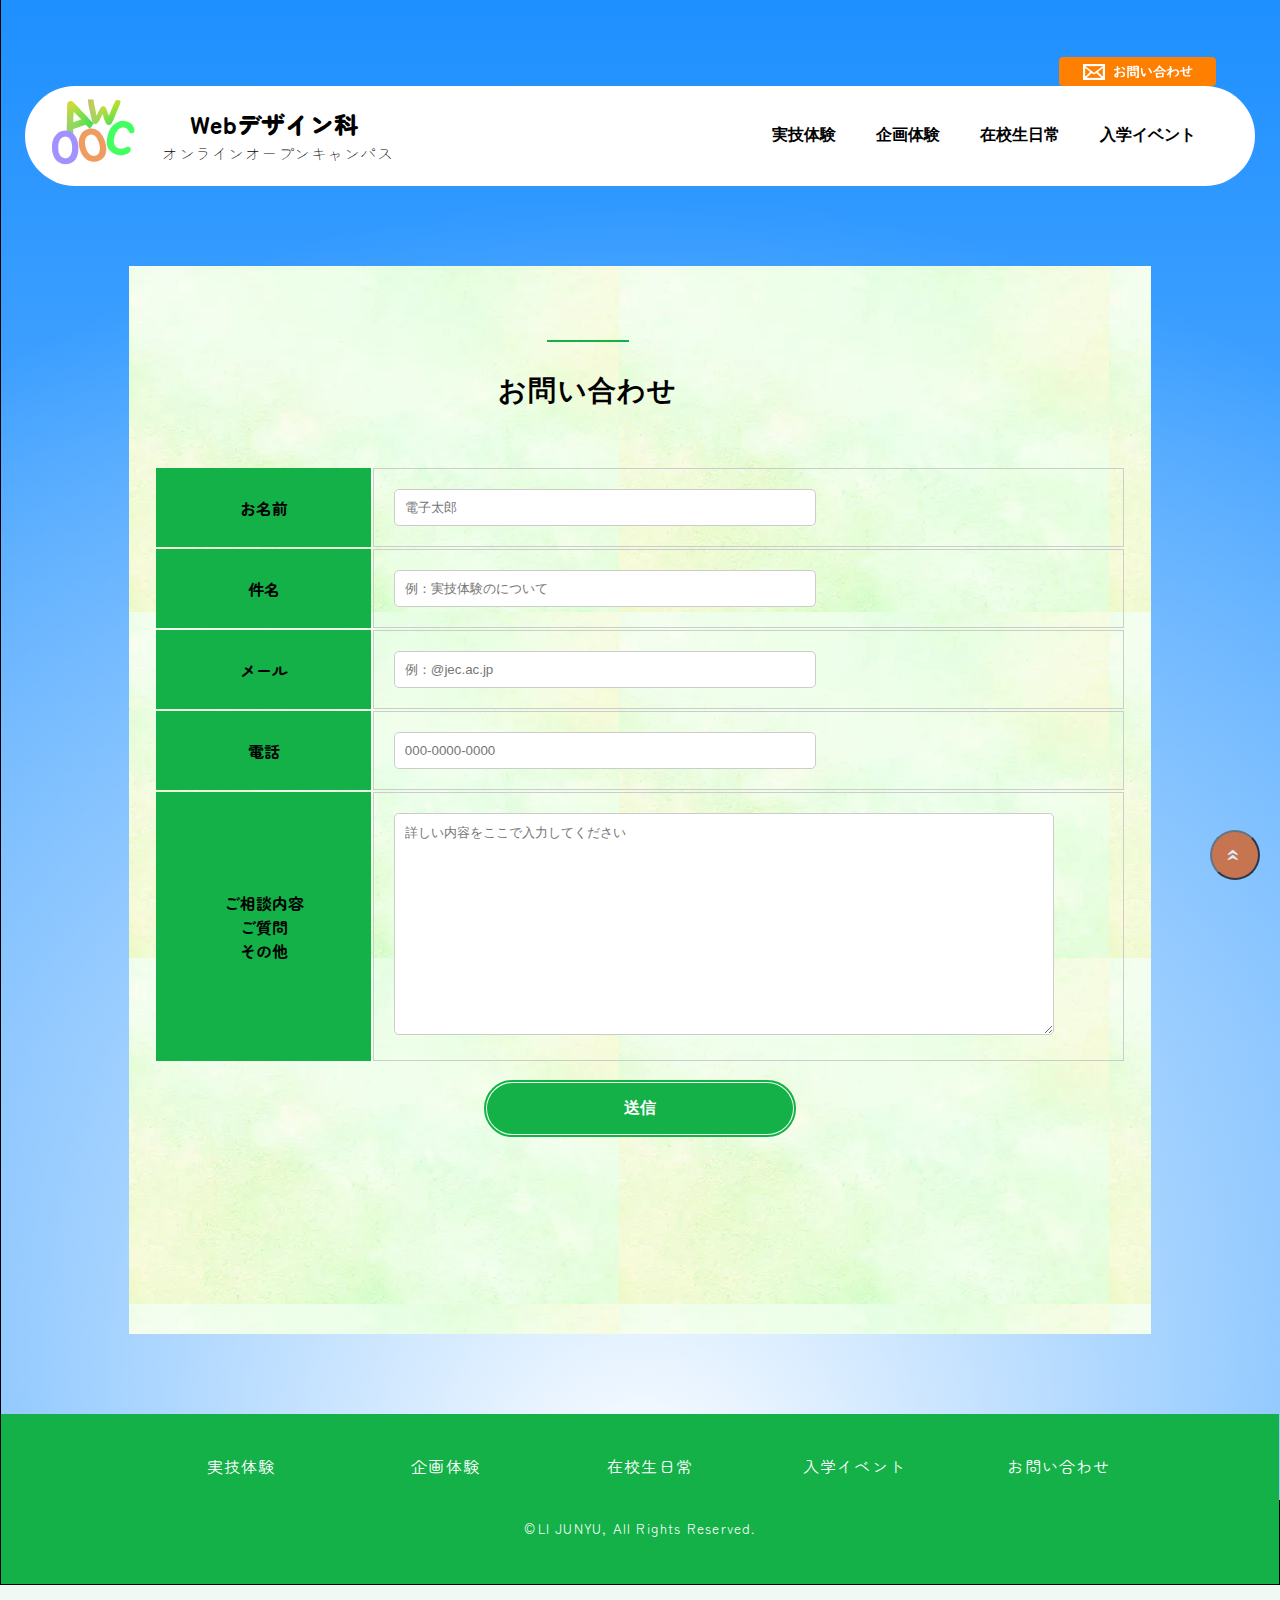
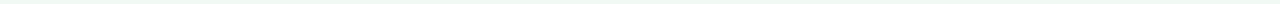
<file: contact/index.html>
<!DOCTYPE html>
<html lang="ja">
  <head>
    <meta charset="UTF-8" />
    <meta name="viewport" content="width=device-width, initial-scale=1.0" />
    <link rel="stylesheet" href="../css/style.css" />
    <script src="../js/common.js" defer></script>
    <script src="../js/contact.js" defer></script>
    <title>
      お問い合わせ｜オンラインオープンキャンパス｜日本電子専門学校Webデザイン科
    </title>
  </head>
  <body>
    <div id="container">
      <header>
        <h1>
          <a href="../index.html">
            <img class="logo" src="../img/logo.png" alt="logo" /><span
              class="title"
              >Webデザイン科</span
            ><br />オンラインオープンキャンパス</a
          >
          <div class="phone-only all-menu">
            <p class="all-menu-linea"></p>
            <p class="all-menu-lineb"></p>
          </div>
        </h1>
        <!-- navpc -->
        <nav class="pc-only all-nav">
          <a href="contact/index.html"
            ><img
              class="pc-only all-contact"
              src="../img/toiawase.png"
              alt="toiawase"
          /></a>
          <ul>
            <li><a href="../771/index.html">実技体験</a></li>
            <li><a href="../772/index.html">企画体験</a></li>
            <li><a href="../773/index.html">在校生日常</a></li>
            <li><a href="../index.html">入学イベント</a></li>
          </ul>
        </nav>
        <!-- navpc -->
        <!-- navphone -->
        <nav class="phone-only all-navp">
          <h4><a href="../index.html">オンラインオープンキャンパス</a></h4>
          <ul>
            <li><a href="../771/index.html">実技体験</a></li>
            <li><a href="../772/index.html">企画体験</a></li>
            <li><a href="../773/index.html">在校生日常</a></li>
          </ul>
          <h4>入学検討について</h4>
          <ul>
            <li><a href="https://www.jec.ac.jp/event">入学イベント</a></li>
            <li>
              <a href="https://www.jec.ac.jp/event/oc/"
                >オープンキャンパス申し込み</a
              >
            </li>
            <li><a href="https://www.jec.ac.jp/request/">資料請求</a></li>
          </ul>
          <h4><a href="#">お問い合わせ</a></h4>
        </nav>
        <!-- navphone -->
      </header>
      <main class="contact-container">
        <h3 class="all-room-title">お問い合わせ</h3>
        <form>
          <table class="contact-table">
            <tr>
              <th class="contact-item">お名前</th>
              <td class="contact-body">
                <input
                  type="text"
                  name="名前"
                  class="form-text"
                  placeholder="電子太郎"
                />
              </td>
            </tr>
            <tr>
              <th class="contact-item">件名</th>
              <td class="contact-body">
                <input
                  type="text"
                  name="件名"
                  class="form-text"
                  placeholder="例：実技体験のについて"
                />
                <!-- JavaScriptで例の内容を変わって行く -->
              </td>
            </tr>
            <tr>
              <th class="contact-item">メール</th>
              <td class="contact-body">
                <input
                  type="email"
                  name="メール"
                  class="form-text"
                  placeholder="例：@jec.ac.jp"
                />
              </td>
            </tr>
            <tr>
              <th class="contact-item">電話</th>
              <td class="contact-body">
                <input
                  type="tel"
                  name="電話"
                  class="form-text"
                  placeholder="000-0000-0000"
                />
              </td>
            </tr>
            <tr>
              <th class="contact-item">ご相談内容 <br />ご質問 <br />その他</th>
              <td class="contact-body">
                <textarea
                  name="お問い合わせ内容"
                  class="form-textarea"
                  placeholder="詳しい内容をここで入力してください"
                ></textarea>
              </td>
            </tr>
          </table>
          <input class="contact-submit" type="submit" value="送信" />
        </form>
      </main>
      <footer>
        <section class="phone-only">
          <h4><a href="../index.html">オンラインオープンキャンパス</a></h4>
          <ul class="all-footer-list">
            <li><a href="../771/index.html">実技体験</a></li>
            <li><a href="../772/index.html">企画体験</a></li>
            <li><a href="../773/index.html">在校生日常</a></li>
          </ul>
          <h4>入学検討について</h4>
          <ul class="all-footer-list">
            <li><a href="https://www.jec.ac.jp/event">入学イベント</a></li>
            <li>
              <a href="https://www.jec.ac.jp/event/oc/"
                >オープンキャンパス申し込み</a
              >
            </li>
            <li><a href="https://www.jec.ac.jp/request/">資料請求</a></li>
          </ul>
          <h4><a href="../contact/index.html">お問い合わせ</a></h4>
        </section>
        <section class="pc-only">
          <ul class="pc-footer-list">
            <li><a href="../771/index.html">実技体験</a></li>
            <li><a href="../772/index.html">企画体験</a></li>
            <li><a href="../773/index.html">在校生日常</a></li>
            <li><a href="../index.html">入学イベント</a></li>
            <li><a href="../contact/index.html">お問い合わせ</a></li>
          </ul>
        </section>
        <small>&copy;LI JUNYU, All Rights Reserved.</small>
      </footer>
      <button class="backtotop"></button>
      <div class="background"></div>
    </div>
  </body>
</html>
</file>
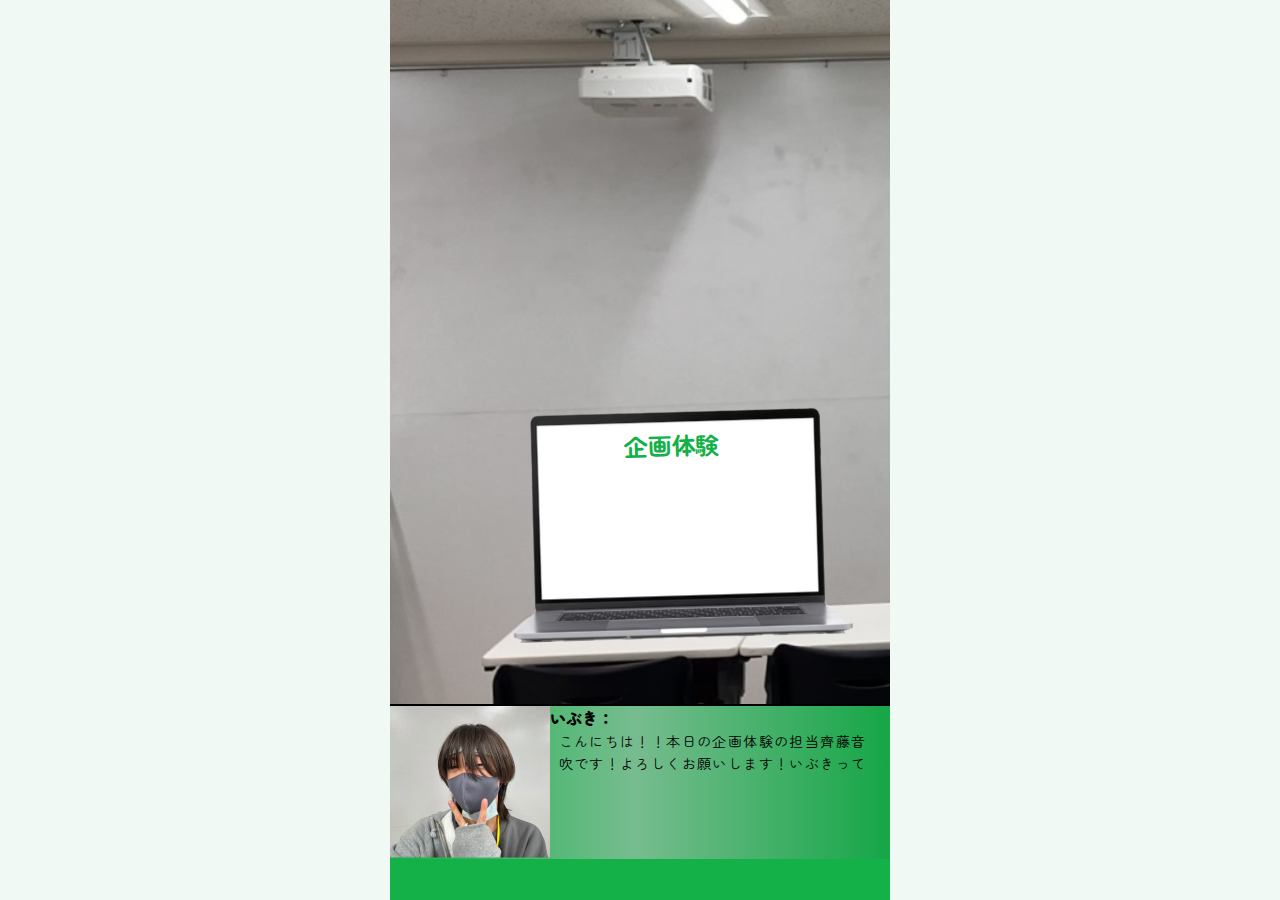
<file: 772/772-classroom/index.html>
<!DOCTYPE html>
<html lang="ja">
  <head>
    <meta charset="UTF-8" />
    <meta name="viewport" content="width=device-width, initial-scale=1.0" />
    <link rel="stylesheet" href="../../css/style.css" />
    <script src="../../js/mockclass.js" defer></script>
    <script src="../../js/772.js" defer></script>
    <title>
      企画体験教室｜オンラインオープンキャンパス｜日本電子専門学校Webデザイン科
    </title>
  </head>
  <body>
    <main class="mockclass room772">
      <section class="room772-mock">
        <img
          class="room772-roombackground"
          src="../../img/772background.png"
          alt="772背景"
        />
        <div class="room772-wall">
          <img
            class="room772-wallimg"
            src="../../img/772wall.png"
            alt="772wall"
          />
          <iframe
            src="https://www.google.com/maps/embed?pb=!1m18!1m12!1m3!1d340.575815325694!2d139.6966365559541!3d35.698628528943125!2m3!1f0!2f0!3f0!3m2!1i1024!2i768!4f13.1!3m3!1m2!1s0x60188d295c551055%3A0xfbaad47311e4018d!2z44G-44GE44Gw44GZ44GR44Gj44GoIOWMl-aWsOWuv--8keS4geebruW6lw!5e0!3m2!1sja!2sjp!4v1721042652293!5m2!1sja!2sjp"
            width="600"
            height="450"
            style="border: 0"
            allowfullscreen=""
            loading="lazy"
            referrerpolicy="no-referrer-when-downgrade"
          ></iframe>
        </div>
        <div class="room772-wall-text">
          <img
            class="room772-wallimg"
            src="../../img/772walltext.png"
            alt="772wall-text"
          />
        </div>

        <div class="room772-pc">
          <img src="../../img/pc.png" alt="pc" />
          <h2>企画体験</h2>
          <div class="room772-pc-screen">
            <!-- <h2>企画体験</h2> -->
            <p class="room772-pc-screen-text">
              コンテンツコンテンツコンテンツコンテンツコンテンツコンテンツコンテンツ
              コンテンツコンテンツコンテンツコンテンツコンテンツコンテンツコンテンツ
              コンテンツコンテンツコンテンツコンテンツコンテンツコンテンツコンテンツ
            </p>
            <div class="room772-pc-screen-input">
              <textarea name="input" id="pro-screen-input"></textarea>
            </div>
          </div>
        </div>
      </section>

      <section class="room-char">
        <img src="../../img/Rectangle56ibuki.png" alt="ibuki" />
        <div>
          <p class="room-char-name">いぶき：</p>
          <p class="room-char-text"></p>
          <button id="nextButton">進む⇒</button>
          <button id="skipButton">スキップ</button>
      </section>
      <section class="room772-ban"></section>
    </main>
  </body>
</html>
</file>
<file: css/style.css>
@charset "utf-8";
@import url("https://fonts.googleapis.com/css2?family=Noto+Serif+JP:wght@200..900&display=swap");
@import url("https://fonts.googleapis.com/css2?family=Noto+Serif+JP:wght@200..900&family=Playwrite+BE+VLG:wght@100..400&display=swap");
@import url("https://fonts.googleapis.com/css2?family=Noto+Serif+JP:wght@200..900&family=Playwrite+BE+VLG:wght@100..400&family=Zen+Maru+Gothic&display=swap");
@keyframes light {
  100% {
    outline-color: transparent;
    outline-offset: 12px;
  }
}
@keyframes keywave {
  33% {
    transform: rotate(5deg);
  }
  66% {
    transform: rotate(-9deg);
  }
  100% {
    transform: rotate(-2.344deg);
  }
}
@keyframes titlebackground {
  0%,
  100% {
    background-color: #1e90ff;
  }
  25% {
    background-color: #39d24a;
  }
  50% {
    background-color: #ffe244;
  }
  75% {
    background-color: #13b148;
  }
}
@keyframes float {
  25% {
    position: absolute;
    top: 80%;
    left: 5%;
  }

  50% {
    position: absolute;
    top: 80%;
    left: 90%;
  }
  75% {
    position: absolute;
    top: 5%;
    left: 90%;
  }
  100% {
    position: absolute;
    top: 5%;
    left: 5%;
  }
}
@keyframes news {
}
* {
  margin: 0;
  padding: 0;
}

/*全ページ共通パーツ*/
/*スマホ*/

body {
  width: 100%;
  font-family: "Franklin Gothic Medium", "Arial Narrow", "Carrois Gothic", Arial,
    sans-serif;
  font-size: 16px;
  background-color: rgb(241, 249, 244);

  #container {
    max-width: 480px;
    margin: 0 auto;
    border: 1px solid black;
    background: url(../img/hpbackground.png);
  }
  .background {
    position: absolute;
    top: 0;
    width: 100%;
    max-width: 480px;
    z-index: 1;
    height: 100vh;
    background: radial-gradient(circle at bottom, #fff, transparent 80%),
      linear-gradient(to top, dodgerblue 0%, transparent 70%),
      linear-gradient(to bottom, transparent, rgba(255, 255, 255, 0.4) 70%),
      #1e90ff;
    animation: titlebackground 30s infinite;
  }
  h3 {
    font-family: "HGPGothicS";
    width: 80%;
    font-size: 24px;
    margin: 50px auto;
    text-align: center;
    position: relative;
    letter-spacing: 7px;
  }
  h3::before {
    content: "";
    width: 24%;
    border-top: 2px solid#13b148;
    position: absolute;
    top: 74px;
    left: 38%;
  }
  .backtotop {
    width: 50px;
    height: 50px;
    border-radius: 180px;
    position: fixed;
    bottom: 20px;
    right: 20px;
    z-index: 10;
    opacity: 0.7;
    /* display: none; */
    /* noneは通常*/
    background-color: #e25407;
  }
  .backtotop::before {
    font-family: "Font Awesome 5 Free";
    font-weight: 900;
    content: "\0ab";
    font-size: 25px;
    color: #ffffff;
    position: absolute;
    top: 50%;
    left: 50%;
    translate: -50% -50%;
    transform: rotate(90deg);
  }
  .backtotop:hover {
    opacity: 1;
  }

  .pc-only {
    display: none;
  }
  header {
    h1 {
      height: 100px;
      background-color: rgb(255, 255, 255);
      margin: 35px 5% 25px 5%;
      width: 90%;
      font-size: 16px;
      letter-spacing: 0.48px;
      position: relative;
      z-index: 12;
      a {
        text-decoration: none;
        color: black;
        font-weight: 100;
        text-align: center;
        display: block;
        width: 80%;
        padding: 20px 0 20px 5%;
        /* font-family: "Zen Maru Gothic"; */
        font-family: "Zen Maru Gothic", serif;
      }

      span {
        width: 62%;
        font-size: 24px;
        font-weight: 800;
        letter-spacing: 0.4px;
      }

      border-radius: 180px;
      .logo {
        position: absolute;
        top: -42px;
        left: -23px;
      }
      .all-menu {
        position: absolute;
        right: 5%;
        top: 25%;
        height: 50px;
        width: 50px;
        background-color: #13b148;
        border-radius: 180px;
        p {
          height: 2px;
          width: 20px;
          background-color: white;
        }
        .all-menu-linea {
          position: absolute;
          top: 20px;
          left: 15px;
        }
        .all-menu-lineb {
          position: absolute;
          top: 30px;
          left: 15px;
        }
        .all-menu-linea.open {
          transform: rotate(45deg);
          top: 24px;
        }

        .all-menu-lineb.open {
          transform: rotate(-45deg);
          top: 24px;
        }
      }
    }
    .all-navp {
      background: #13b148;
      width: 100%;
      max-width: 480px;
      position: absolute;
      top: -100vh; /*0で調整、-100vhは通常*/
      letter-spacing: 1.2px;
      font-family: "Zen Maru Gothic", serif; /* font-family: "Gothic A1"; */
      height: 100vh;
      z-index: 11;

      a {
        text-decoration: none;
        color: white;
        font-size: 16px;
      }
      h4 {
        color: white;
        font-weight: 300;
        font-size: 20px;
        width: fit-content;

        a {
          font-size: 20px;
        }
        margin: 4vh 0 4vh 10%;
      }
      h4:first-child {
        margin-top: 25vh;
      }
      h4:first-child:hover {
        margin-top: 25vh;
      }
      ul {
        list-style-type: none;
        width: 313px;
        margin: 0 auto;
        li {
          color: white;
          padding: 2vh 0 2vh 20px;
        }
        li:hover {
          background-color: #e25407;
          opacity: 80%;
        }
      }
    }
    .all-navp.open {
      top: 0;
      position: fixed;
    }
  }

  footer {
    background: #13b148;
    width: 100%;
    max-width: 480px;
    letter-spacing: 1.2px;
    /* font-family: "Gothic A1"; */
    font-family: "Zen Maru Gothic", serif;
    height: 100vh;
    display: grid;
    grid-template-rows: 90% 10%;
    a {
      text-decoration: none;
      color: white;
      font-size: 16px;
    }
    h4 {
      color: white;
      font-weight: 300;
      font-size: 20px;
      width: fit-content;

      a {
        font-size: 20px;
      }
      margin: 3vh 0 3vh 10%;
    }
    h4:first-child {
      padding-top: 3vh;
    }
    ul {
      list-style-type: none;
      width: 313px;
      margin: 0 auto;
      li {
        color: white;
        padding: 2vh 0 2vh 20px;
      }
      li:hover {
        background-color: #e25407;
        opacity: 80%;
      }
    }
    small {
      color: white;
      display: block;
      width: 70%;
      text-align: center;
      margin: 0 auto;
    }
  }
  /**/
  .all-room-title {
    text-align: center;
    margin: 50px;
    font-size: 24px;
    font-family: "Gothic A1";
    letter-spacing: 1.12px;
    line-height: 50px;
    position: relative;
    z-index: 10;
  }
  .sub-keyvisual {
    width: 95%;
    position: relative;
    z-index: 10;
    margin: 0 auto 50px;
    img {
      width: 100%;
    }
    figcaption {
      text-align: center;
    }
  }
  .span-stress {
    font-weight: 800;
  }
  .enter {
    position: absolute;
    bottom: 10px;
    right: 5.5%;
  }
}
.comment {
  color: green; /* コメントの文字色を緑色に設定 */
}
/*共通のパーツでした*/ /*共通のパーツでした*/ /*共通のパーツでした*/ /*共通のパーツでした*/

/*ホームページ*/ /*ホームページ*/ /*ホームページ*/ /*ホームページ*/ /*ホームページ*/
.hp-container {
  background-image: url(../img/white_00016\ .jpg) 20% 50%;
  .hp-firstview {
    position: relative;
    z-index: 10;
    width: 95%;
    margin: 0 auto;
    display: grid;
    grid-template-columns: 1fr 1fr;
    grid-template-rows: 1fr auto auto;
    h2 {
      /* font-family: "Century Gothic"; */
      font-family: "Playwrite BE VLG", cursive;
      margin-left: 5%;
      font-size: 48px;
      font-weight: 400;
      line-height: 12vh;
      transform: rotate(-2deg);
      span {
        color: #44ff62;
        font-size: 56px;
        padding-right: 3px;
      }
      span:first-child {
        color: #a192ff;
      }
      span:last-child {
        color: #f09c60;
      }
    }
    .hpp-keyvisual {
      padding-top: 25px;
      text-align: center;
      position: relative;
      transform: rotate(-2.344deg);
      .hpp-keyvisual-img {
        height: 30vh;
      }
      .hpp-keyvisual-imgg {
        position: absolute;
        width: 35%;
        top: 38%;
        left: 31%;
        z-index: 10;
        transition-duration: 0.5s;
        transform: rotate(1deg);
      }
    }
    .hpp-keyvisual.open {
      animation: keywave 2s infinite;
    }
    p {
      grid-column: 1/3;
      width: 85%;
      margin: 0 auto;
      position: relative;
      top: 10vh;
      line-height: 40px;
      font-family: "Noto Serif JP", serif;
      font-weight: 400;
      font-size: 120%;
    }

    p::before {
      content: "";
      width: 44%;
      border-top: 2px solid#13b148;
      position: absolute;
      top: -5.5vh;
      left: 28%;
    }
  }
  .hp-article {
    position: relative;
    z-index: 10;
    margin-top: 100px;
    background-image: url(../img/green3.jpg);
    .hp-keyvisual {
      width: 93%;
      margin: 100px auto;
      padding-top: 15px;
      grid-column: 1/3;
      img {
        width: 100%;
      }
    }
    p {
      width: 95%;
      margin: 80px auto;
      color: #000;
      font-family: "Zen Maru Gothic", serif;
      /* font-family: HGSGothicM; */
      font-size: 16px;
      font-style: normal;
      font-weight: 400;
      line-height: 50px;
      letter-spacing: 1.12px;
      padding-bottom: 50px;
    }
  }
  .hp-seventh {
    figure {
      width: 95%;
      margin: 20px auto;
      img {
        width: 100%;
      }
    }
    ul {
      margin: 100px auto 0;
      display: flex;
      flex-flow: column;
      gap: 15px;
      list-style-type: none;

      .hp-seventh-img {
        width: 50%;
        float: left;
      }
      .hp-seventh-room {
        float: right;
        padding: 0 0 10px 10px;
        width: 10%;
      }
      a {
        text-decoration: none;
      }
      p {
        padding: 10px 0 0 54%;
        color: #fff;
        /* font-family: "Zen Maru Gothic"; */
        font-family: "Zen Maru Gothic", serif;
        font-size: 13px;

        font-weight: 300;
        line-height: 20px;
        letter-spacing: 0.8px;
      }
      .text771 {
        background: rgba(42, 82, 187, 0.8);
      }
      .text772 {
        background: rgba(24, 132, 54, 0.8);
      }
      .text773 {
        background: rgba(210, 120, 56, 0.8);
      }
      .hp-seventh-text:hover {
        opacity: 0.7;
      }
    }
  }
  #hp-news {
    width: 100%;
    height: fit-content;

    .splide__slide {
      padding-top: 30px;
      padding-bottom: 25px;
      figure {
        width: 90%;
        margin: 0 auto;
        img {
          width: 100%;
        }
        figcaption {
          text-align: center;
          font-family: "Zen Maru Gothic", serif;
          letter-spacing: 0.14px;
          padding-top: 5px;
          .hp-news-time {
            padding-left: 12px;
          }
        }
      }
    }
  }

  #hp-admission {
    margin-top: 50px;
    padding-top: 1px;
    background-image: url(../img/green背景.png);
    p {
      margin: 80px auto 0;
      width: 80%;
      line-height: 50px;
      font-family: "Zen Maru Gothic", serif;
    }
    ul {
      display: flex;
      justify-content: space-between;
      list-style-type: none;
      width: 90%;
      margin: 50px auto 0;
      gap: 5%;
      padding-bottom: 50px;
      li {
        margin: 30px 0 20px;
        width: 30%;
        text-align: center;
        height: 100px;
        background-color: #13b148;
        border-radius: 10px;
        box-shadow: 3px 5px 3px green;
      }
      a {
        line-height: 24px;
        text-decoration: none;
        color: #fff;
        font-size: 14px;
        display: block;
        padding-top: 36px;
        letter-spacing: 0.2em;
        font-family: "HGPGothicE";
      }
      li:nth-child(2) {
        a {
          padding-top: 26px;
        }
      }
    }
  }
  .hp-go {
    font-size: 20px;
    font-weight: 700;
    color: #655d97;
  }
}

/*ホームページ*/ /*ホームページ*/ /*ホームページ*/ /*ホームページ*/ /*ホームページ*/

/*771と772共通のパーツ*/
.code-container {
  article {
    background-image: url(../img/green3.jpg);
    position: relative;
    padding-bottom: 50px;
    z-index: 9;
    p {
      width: 80%;
      margin: 0 auto;
      padding-top: 10px;
      /* font-family: HGSGothicM; */
      font-size: 16px;
      font-weight: 400;
      line-height: 50px;
      letter-spacing: 1.12px;
      font-family: "Zen Maru Gothic", serif;
      span {
        border-radius: 5px;
      }
      #span-html {
        background-color: rgb(226, 184, 105);
      }
      #span-css {
        background-color: rgb(123, 236, 236);
      }
      #span-js {
        background-color: #4db971;
      }
      #span-text {
        font-weight: 800;
        font-size: 110%;
      }
      #span-ps {
        background-color: rgb(149, 228, 228);
      }
      #span-ill {
        background-color: rgb(187, 158, 104);
      }
      #span-figma {
        background-color: #8dca8d;
      }
      #span-enter {
        background-color: #44ff62;
      }
      img {
        display: block;
        margin: 30px 0;
        width: 100%;
      }
    }

    .enter:hover {
      opacity: 0.5;
    }
  }
}
/*771と772共通のパーツ*/

/*772と771の違うところ*/
#plan-important {
  display: block;
  text-align: center;
  font-size: 140%;
  font-weight: 800;
}
/*772と771の違うところ*/

/*773教室*/
.life-container {
  article {
    position: relative;
    z-index: 10;
    background: url(../img/green3.jpg) 50% 50%;
    p {
      position: relative;
      width: 90%;
      color: black;
      padding: 30px 0;
      margin: 30px auto 0;
      width: 90%;

      /* font-family: HGSGothicM; */
      font-family: "Zen Maru Gothic", serif;
      font-size: 16px;
      font-weight: 400;
      line-height: 50px;
      letter-spacing: 1.12px;
      a {
        text-decoration: none;
        font-weight: 800;
        font-size: 18px;
      }
      span {
        color: rgb(69, 6, 69);
        font-size: 18px;
        font-weight: 700;
      }
    }
    .life-mock-text::before {
      content: "";
      height: 3px;
      background-color: #13b148;
      width: 100%;
      position: absolute;
      top: 0;

      opacity: 0.7;
    }
    figure {
      figcaption {
        padding-top: 20px;
        letter-spacing: 0.1em;
        font-family: "Zen Maru Gothic", serif;
      }
    }
  }
}
/*773教室*/

/*お問い合わせページ*/
.contact-container {
  font-family: "Zen Maru Gothic", serif;
  position: relative;
  z-index: 10;
  background-image: url(../img/green背景.png);
  padding-bottom: 50px;
  h3 {
    margin-top: 40px;
    padding-top: 12px;
  }
  .contact-table {
    width: 95%;
    margin: 30px auto 0;
    .contact-body {
      padding: 20px;
      border: 1px solid #ccc;
      width: 70%;
    }
    .contact-item {
      text-align: center;
      width: 20%;
      background-color: #13b148;
    }
    .form-text {
      width: 90%;
      padding: 10px;
      border-radius: 5px;
      border: 1px solid #ccc;
      max-width: 400px;
    }
    .form-textarea {
      width: 90%;
      padding: 10px;
      height: 200px;
      border-radius: 5px;
      border: 1px solid #ccc;
    }
  }
  .contact-submit {
    width: 30%;
    display: block;
    background-color: #13b148;
    color: white;
    font-weight: bold;
    margin: 20px auto 0;
    font-size: 16px;
    padding: 15px;
    border-radius: 100vh;
    border: none;
    cursor: pointer;
    outline: 2px double;
    outline-color: #13b148;
    outline-offset: 1px;
  }
  .contact-submit:hover {
    opacity: 0.9;
    animation: light 0.9s infinite;
    transition: margin-right 2s;
  }
}
/*お問い合わせページ*/

/*ニュースページ*/
/*ニュースページ*/

/*以下は模擬教室のパーツ*/
/*模擬教室共通のパーツ*/
.mockclass {
  font-family: "Zen Maru Gothic", serif;
  height: 900px;
  width: 100%;
  max-width: 500px;
  margin: 0 auto;
  background-color: #000000; /*仮背景*/
  /* Hide scrollbar */
  p::-webkit-scrollbar {
    display: none;
  }
  p {
    -ms-overflow-style: none; /* IE and Edge */
    scrollbar-width: none; /* Firefox */
  }
  /* Hide scrollbar */
  display: flex;
  flex-direction: column;
  .room-char {
    position: relative;
    width: 100%;
    max-width: 500px;
    height: 153px;
    display: flex;
    background: rgb(19, 177, 72);
    background: linear-gradient(
      90deg,
      rgba(19, 177, 72, 1) 0%,
      rgba(119, 188, 143, 1) 49%,
      rgba(22, 166, 71, 1) 100%
    );
    div {
      flex-grow: 1;
    }
    .room-char-name {
      width: 100%;
      font-weight: 800;
    }
    .room-char-text {
      font-size: 14px;
      letter-spacing: 0.1em;
      line-height: 22px;
      overflow-y: scroll;
      width: 95%;
      margin: 0 auto;
    }
    #skipButton {
      padding: 0 7px;
      font-size: 12px;
      display: none;
      position: absolute;
      bottom: 0;
      left: 163px;
      background-color: rgb(128, 133, 120);
      border-radius: 4px;
      color: white;
    }
    #nextButton {
      padding: 0 7px;
      font-size: 18px;
      display: none;
      position: absolute;
      bottom: 0;
      right: 0;
      background-color: rgb(143, 187, 63);
      border-radius: 10px;
    }
  }
  .quit {
    width: 30px;
    height: 30px;
    opacity: 0.8;
    background-color: #13b148;
    border-radius: 30px;
    position: absolute;
    top: 1%;
    right: 1%;
    p {
      font-weight: bold;
      margin: 0 auto;
      width: 20px;
      font-size: 20px;
      opacity: 0.6;
    }
  }
}
/*模擬教室共通のパーツ*/

/*模擬教室771*/
.room771 {
  .room771-background {
    position: relative;
    .room771-roombackground {
      width: 100.5%;
    }
    .room771-background-whiteboard {
      position: absolute;
      right: 0;
      bottom: 3px;
      width: 38%;
      img {
        width: 100%;
      }
    }
    .room771-whiteboard-text {
      position: absolute;
      right: 1.5%;
      top: 10%;
      width: 90%;
      letter-spacing: 0.1em;
      height: 70px;
      overflow-y: scroll;
    }
  }
  .room771-ppt {
    position: relative;
    margin-top: -3px;
    background-color: #16151c;
    flex-grow: 1;
    display: flex;

    img {
      height: fit-content;
      width: 65%;
      display: block;
      padding-top: 2%;
      margin: auto auto;
    }
    .selectarea {
      width: 80%;
      height: 80%;
      margin: auto;
      display: grid;
      grid-template-columns: 1fr 1fr;
      grid-template-rows: 1fr 1fr;
      p {
        width: 260px;
        margin: auto;
        text-align: center;
        background-color: #13b148;
        padding: 5px 0;
        border-radius: 50px;
        font-family: HGPGothicE;
        letter-spacing: 0.1em;
        color: rgb(116, 54, 54);
        font-size: 18px;
        grid-column: 1/4;
        box-shadow: 10px 5px 5px green;
      }
      .selectimg {
        grid-row: 1/3;
        width: 90%;
      }
    }
  }
  /* p:hover {
      background-color: #13b148;
    } */
}
.room771-screen {
  position: relative;
  margin-top: -3px;
  background-color: #16151c;
  flex-grow: 1;
  display: none;
  flex-direction: column;
  .room771-screen-header {
    margin-top: 17px;
    display: block;
    p {
      width: 90%;
      margin: 0 auto;
      background-color: #51514d;
      color: white;
      font-family: inter;
      font-size: 14px;
      text-align: center;
      opacity: 0.8;
      img {
        width: 12px;
        padding-right: 5px;
      }
    }
  }

  .room771-screen-op {
    display: flex;
    flex-direction: column;
    flex-grow: 1;
    .room771-screen-mock {
      flex-grow: 1;
      display: flex;
      .room771-screen-nav {
        list-style-type: none;
        display: flex;
        width: 95%;
        padding-left: 5%;
        margin: 0 auto;
        background-color: #16151c;

        gap: 2px;
        li {
          margin: 2px 0;
          height: 25px;
          width: 33%;
          border: 2px solid #000;
          padding-top: 4px;
          background-color: rgb(31, 31, 31);
          color: white;
          font-size: 14px;
          img {
            width: 11px;
            padding: 0 5px;
          }
        }
        .room771-screen-nav-text.open {
          font-weight: bold;
          color: orange;
        }
      }
      flex-grow: 1;

      background-color: rgb(37, 35, 35);
      .room771-screen-pass {
        color: white;
      }
      .room771-screen-pass-title {
        padding: 2px 5px 2px 5%;
      }
      .room771-screen-pass-now {
        padding: 2px 0 2px 5px;
      }
    }
  }

  .mock-vs {
    flex-grow: 1;
    flex-direction: column;
    .mock-vs-input {
      flex-grow: 1;
      display: none;
      textarea {
        background-color: #3b3737;
        margin: 2% 5%;
        flex-grow: 1;
        color: white;
      }
    }
    .mock-vs-input.open {
      display: flex;
    }
  }
  .mock-folder {
    flex-grow: 1;
    flex-direction: column;
    /* display: flex; */
    display: none;
    .mock-folder-image {
      display: block;
      .mock-image {
        background-color: white;
        list-style-type: none;
        display: grid;
        grid-template-columns: 1fr 1fr 1fr;
        grid-template-rows: 1fr 1fr 1fr;
        gap: 5px;
        width: 90%;
        margin: 10px auto 0;
        li {
          width: 100%;
          text-align: center;

          img {
            width: 50%;
          }
        }
      }
      .mock-key {
        list-style-type: none;
        display: grid;
        grid-template-rows: 1fr 1fr 1fr;

        li {
          width: 30%;
          margin: 0 auto;
          color: white;
          img {
            width: 100%;
          }
        }
      }

      .mock-image-switch {
        display: none;
      }
      .mock-image-switch.open {
        display: grid;
      }
    }
    /* .mock-folder-image.open {
        display: block;
      } */
  }
  .mock-browser {
    flex-grow: 1;
    flex-direction: column;
    /* display: flex; */
    display: none;
    .mock-chrome {
      flex-grow: 1;
      background-color: rgb(201, 197, 197);
      width: 90%;
      margin: 5px auto;
      display: none;
      .chrome-intro-text {
        display: none;
        h2 {
          text-align: center;
          margin-top: 25px;
        }
        p {
          margin: 20px auto 0;
          width: 90%;
          line-height: 32px;
        }
      }
      .chrome-intro-text.open {
        display: block;
      }
      iframe {
        width: 90%;
        margin: 0 auto;
        border: 1px solid #432a2a;
      }
    }
    .mock-chrome.open {
      display: flex;
    }
  }
  .room771-screen-footer {
    display: flex;
    justify-content: center;
    list-style-type: none;
    width: 100%;
    background-color: #9e9e99;
    gap: 10%;
    li {
      padding: 5px 5px 0 5px;
      margin: 2px 0;

      background-color: #686666;
    }
    .room771-screen-footer-icon.open {
      background-color: #858585;
      scale: 1.1;
    }
  }
}

/*模擬教室771*/

/*模擬教室772*/
.room772 {
  .room772-mock {
    position: relative;
    img {
      width: 100%;
    }
    .room772-wall {
      width: 90%;
      position: absolute;
      top: 17%;
      left: 5%;
      display: none;
      iframe {
        position: absolute;
        top: 3%;
        left: 5%;
        z-index: 3;
        height: 70%;
        width: 70%;
        display: none;
      }
      .googlemap {
        display: block;
      } /*jsのtoggleでonoff*/
    }

    .room772-wall-text {
      width: 90%;
      position: absolute;
      top: 17%;
      left: 5%;
      display: none;
      /* jsで、入ってからここがblockにする */
    }
    .room772-pc {
      position: absolute;
      width: 68%;
      top: 58%;
      left: 24%;
      transform: rotate(-1.66deg);
      img {
        width: 100%;
      }
      h2 {
        position: absolute;
        top: 7%;
        left: 34%;
        color: #13b148;
      }
      .room772-pc-screen {
        .room772-pc-screen-text {
          width: 70%;
          height: 50%;
          position: absolute;
          top: 23%;
          left: 13%;
          overflow-y: scroll;
          scrollbar-width: thin;
          scrollbar-color: #888 #f1f1f1;
        }

        .room772-pc-screen-input {
          display: none;
          width: 70%;
          height: 15%;
          justify-content: space-between;
          position: absolute;
          top: 58%;
          left: 14%;
          font-size: 14px;
          border: #13b148 1px solid;
          box-shadow: 1px 1px 1px green;
          button {
            display: inline-block;
            background-color: #13b148;
            color: white;
            border-radius: 4px;
            padding: 0 5px;
          }
          #pro-screen-input {
            width: 100%;
          }
        }
      }
    }
  }
  .room-char {
    margin-top: -3px;
  }
  .room772-ban {
    background-color: #13b148; /*仮背景*/
    flex-grow: 1;
    width: 100%;

    background-image: url("https://raw.githubusercontent.com/Yousuke777/bg/main/sample-bg.png");

    background-repeat: repeat-x;
    background-size: 50%;
  }
}
/*模擬教室772*/

/*模擬教室773*/
.room773 {
  .life-mock-classroom {
    opacity: 1;
    position: relative;
    img {
      width: 100%;
    }
    .life-mock-switch {
      border: #000 1px solid;
      position: absolute;
      width: 6%;
      height: 4%;
      top: 38%;
      left: 50%;
      opacity: 0;
    } /*light off　全体的に暗くなる、10秒後自動的にon、whiteboardのものが変わる*/
    .life-mock-whiteboard {
      position: absolute;
      width: 40%;
      height: 20%;
      top: 20%;
      left: 2%;
      img {
        width: 80%;
      }
    } /*whiteboardに枠を作った、jsでランダムimgをinnerhtmlする*/
    .life-mock-students {
      /* position: absolute;
      top: 40%;
      left: 0;
      width: 100%;
      height: 60%; */
      .life-mock-student {
        width: 14%;
        .life-mock-img {
          width: 100%;
          transform: rotate(-0.5deg);
        }
        .life-mock-name {
          position: absolute;
          top: 50%;
          left: 0;
          font-weight: bold;
          width: 100%;
          z-index: 4;
          text-align: center;
        }
      }
      .life-mock-img:hover {
        scale: 1.1;
        cursor: pointer;
      }
      .student1 {
        position: absolute;
        top: 47%;
        left: 5%;
      }
      .student2 {
        position: absolute;
        top: 46.5%;
        left: 22%;
      }
      .student3 {
        position: absolute;
        top: 45.5%;
        left: 60%;
      }
      .student4 {
        position: absolute;
        top: 45.5%;
        left: 76%;
      }
      .student5 {
        position: absolute;
        top: 65%;
        left: 0%;
      }
      .student6 {
        position: absolute;
        top: 64%;
        left: 21%;
      }
      .student7 {
        position: absolute;
        top: 62.5%;
        left: 62.5%;
      }
      .student8 {
        position: absolute;
        top: 62%;
        left: 84%;
      }
    }
  }
  .life-mock-serif {
    background-color: #5bc87fdb;
    flex-grow: 1;
    margin-top: -3px;

    .life-mock-serif-name {
      margin: 20px 5% 15px 5%;
      font-size: 24px;
      font-weight: bold;
      .life-mock-serif-num {
        padding: 0 5px;
      }
    }
    .life-mock-serif-text {
      font-weight: bold;
      margin: 0 10%;
      font-size: 20px;
      color: #6f5555;
      letter-spacing: 0.1em;
      line-height: 22px;
    }
    .life-mock-game-switch {
      margin: 0 10%;
      display: none;
      font-size: 14px;
      color: #6f5555;
      padding-top: 22px;
      .life-mock-game-switch-button {
        display: block;
        letter-spacing: 0.3em;
        width: 100px;
        font-size: 20px;
        height: 35px;
        border-radius: 10px;
        margin: 0 auto;
        background-color: black;
        color: white;
      }
    }
  }
  .life-mock-gamewindow {
    width: 100%;
    height: 300px;
    background-image: url(../img/gamewindowbackground1.png);
    background-size: 120%;
  }
  .omikuji {
    background: rgb(59, 55, 143);
    background: linear-gradient(
      0deg,
      rgb(19, 24, 177) 0%,
      rgb(119, 124, 188) 49%,
      rgb(58, 22, 166) 100%
    );
    background-size: 50%;
    display: none;
    position: relative;
    padding-top: 10px;
    height: 100%;
    z-index: 30;
    /* display: none; */
    h2 {
      color: #121313;
      width: fit-content;
      margin: 10px auto;
      position: relative;
      z-index: 3;
      font-size: 28px;
    }
    .omikuji-text {
      position: absolute;
      left: 10%;
      top: 210px;
      width: 80%;
      font-size: 16px;
      line-height: 20px;
      opacity: 0.8;
      text-align: center;
      font-weight: bold;
    }
    .omikuji-float {
      width: 8%;
      position: absolute;
      top: 5%;
      left: 5%;
      animation: float 10s infinite;
      z-index: 2;
    }
    .omikuji-container {
      width: 90%;
      margin: 10px auto;

      .omikuji-btn {
        width: 30%;
        font-size: 20px;
        font-weight: bold;
        background-color: red;
        outline: 1px solid #333;
        padding: 5px 0;
        color: white;
        position: absolute;
        top: 100px;
        left: 35%;
      }

      .omikuji-result {
        margin: 0 auto;
        position: relative;
        width: 17%;
        z-index: 2;
        .omikuji-img {
          width: 100%;
        }
      }
    }
  }
  .omikuji-video {
    text-align: center;
    display: none;
    video {
      margin: 0 auto;
    }
  }
  .life-mock-gamewindow-text {
    width: 50%;
    margin: 20% auto;
    p {
      font-family: HGSGothicM;
      line-height: 22px;
      letter-spacing: 0.3em;
      opacity: 0.5;
    }
    display: block;
  }
}

/*模擬教室773*/
/*レスポンシブ設定*/

@media (min-width: 1024px) {
  body {
    #container {
      max-width: 1920px;
    }

    .background {
      max-width: 1920px;
      height: 1500px;
    }
    h3::before {
      width: 10%;
      left: 45%;
    }
    .pc-only {
      display: block;
    }
    .phone-only {
      display: none;
    }
    header {
      padding-top: 50px;
      h1 {
        padding-left: 80px;
        margin: 35px auto;

        a {
          text-align: left;
        }
        span {
          padding-left: 28px;
        }
        .logo {
          top: 0;
          left: 25px;
        }
      }
    }
    .all-nav {
      position: absolute;
      top: 125px;
      right: 5%;
      z-index: 18;
      width: fit-content;
      ul {
        display: flex;
        width: fit-content;
        list-style-type: none;
        li {
          a {
            text-decoration: none;
            color: #000;
            font-weight: bold;
          }
          padding: 0 20px;
        }
      }
      .all-contact {
        display: block;
        width: fit-content;
        position: absolute;
        top: -68px;
        right: 0px;
      }
    }
    footer {
      max-width: 2920px;
      width: 100%;
      height: 170px;
      display: grid;
      grid-template-rows: 1fr 1fr;
      position: relative;
      z-index: 20;
      ul {
        display: flex;
        width: 80%;
        margin: 0 auto;
        li {
          width: 20%;
          padding-top: 40px;
          text-align: center;
        }
      }
      small {
        position: relative;
        top: 20px;
      }
    }
    .hp-container {
      .hp-firstview {
        margin-top: 100px;
        width: 90%;
        grid-template-rows: auto auto;
        .hp-laptop {
          margin-left: 20%;
        }
        .hp-keyvisual {
          width: 100%;
          img {
            width: 100%;
          }
        }
        h2 {
          margin-left: 15%;
        }
        p {
          grid-column: 2/3;
          grid-row: 2/3;
          width: fit-content;
          margin: 0 auto;
          font-size: 140%;
        }
        p::before {
          display: none;
        }
      }
      .hp-article {
        width: 100%;
        margin-top: 0;
        padding-top: 50px;
        p {
          width: 80%;
          font-size: 18px;
        }
      }
      .hp-seventh {
        figure {
          width: 80%;
        }

        ul {
          .hp-seventh-img {
            width: 100%;
            float: none;
          }
          .hp-seventh-room {
            float: none;
            padding: 0 0 10px 10px;
            position: absolute;
            top: 0;
            right: 0;
            height: 60px;
            width: fit-content;
          }
          width: 100%;
          flex-flow: row;
          justify-content: space-around;
          li {
            width: 20%;
            border: 2px solid #13b148;
            position: relative;

            p {
              padding: 10px 10px;
            }
            .hp-seventh-title {
              font-size: 24px;
              padding: 20px 0 20px 25%;
              font-family: "Zen Maru Gothic", serif;
              color: #000;
              font-weight: bold;
              background-color: rgb(202, 195, 195);
            }
          }
        }
      }
      #hp-admission {
        p {
          width: 50%;
          text-align: center;
          margin: 80px auto 0;
        }
        ul {
          width: 50%;
        }
        li:nth-child(2) {
          a {
            padding-top: 36px;
          }
        }
      }
    }
    .all-room-title {
      font-size: 28px;
      padding-top: 100px;
    }
    .sub-keyvisual {
      width: 80%;
    }
    .enter {
      width: 100px;
      right: 15%;
    }
    .code-container {
      p {
        padding-top: 100px;
        width: 60%;
        font-size: 18px;
        text-align: center;
      }
      .phone-only {
        display: none;
      }
    }
    .life-container {
      article {
        p {
          width: 70%;
          text-align: center;
        }
        .life-mock-text::before {
          left: 0;
        }
      }
    }
    .contact-container {
      width: 80%;
      margin: 80px auto;
      padding-bottom: 200px;
      .contact-submit {
        margin: 80px auto 0s;
      }
    }
  }
}
</file>
